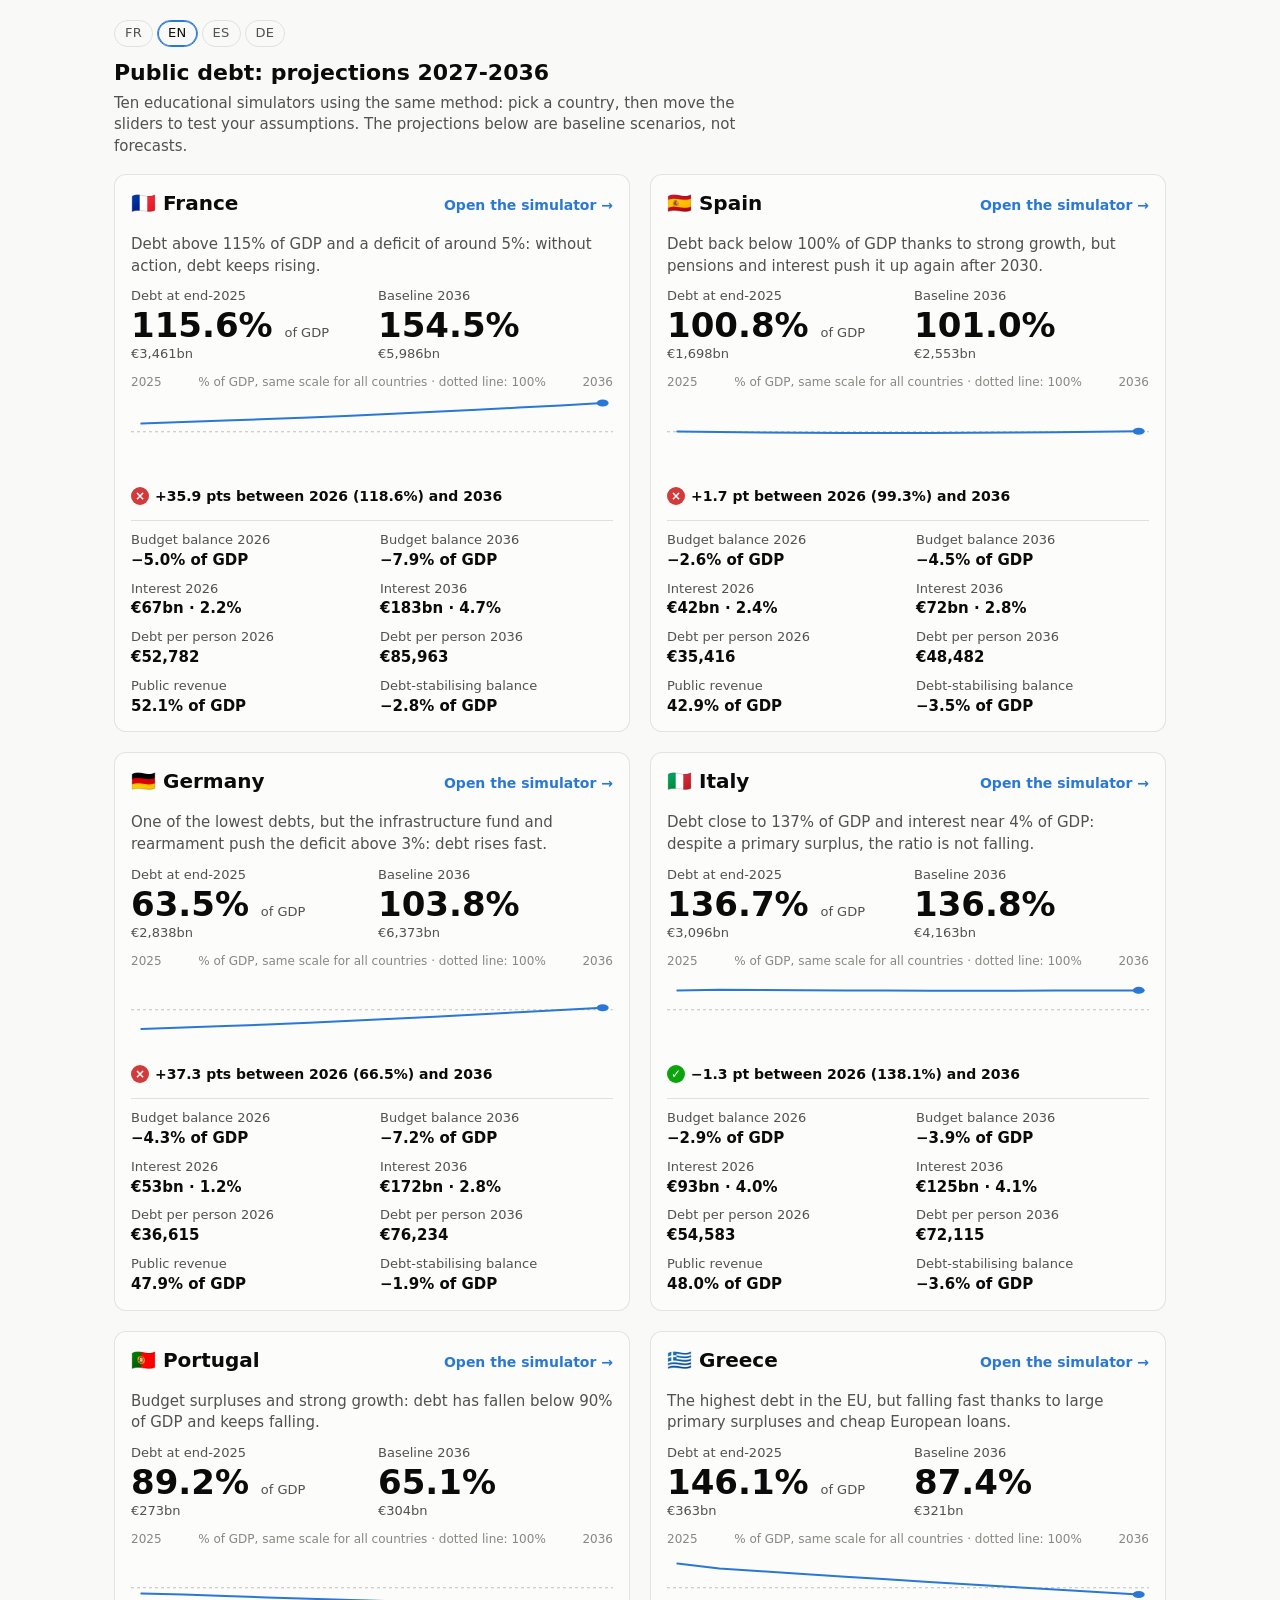
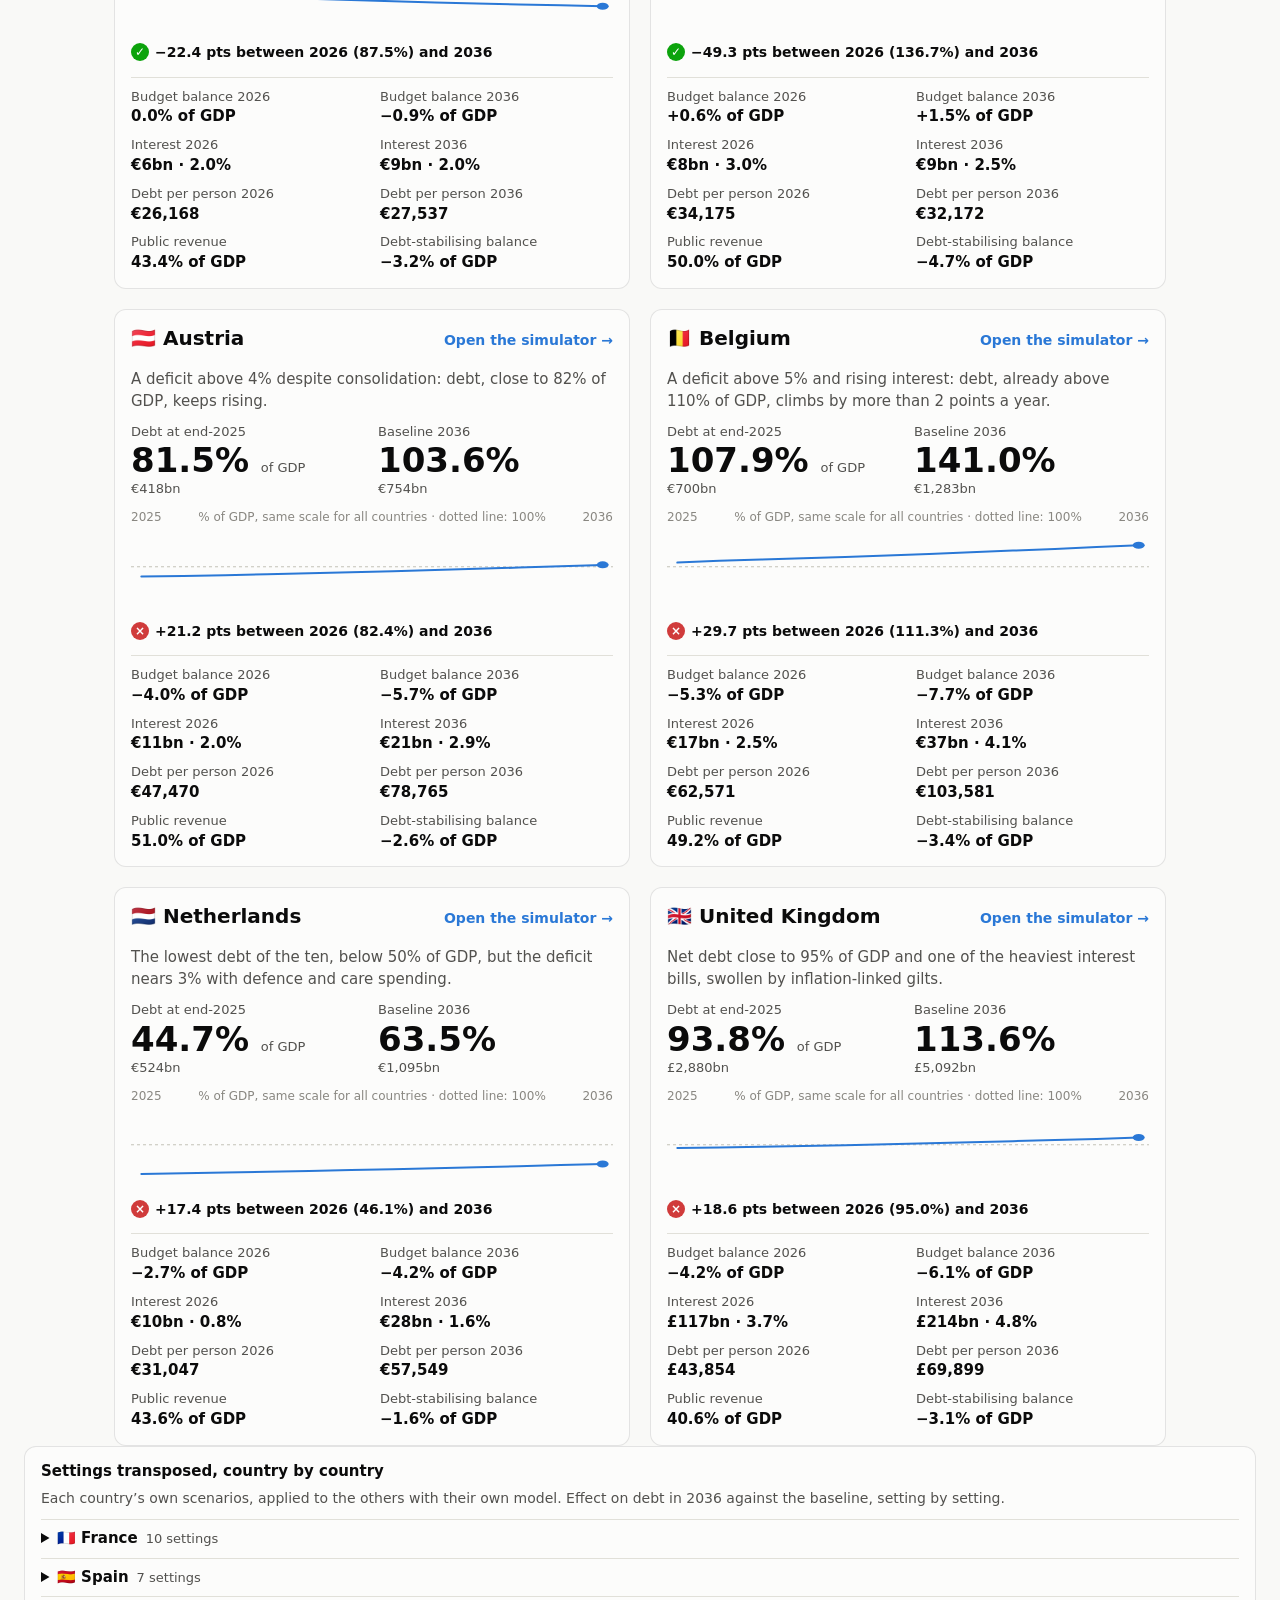
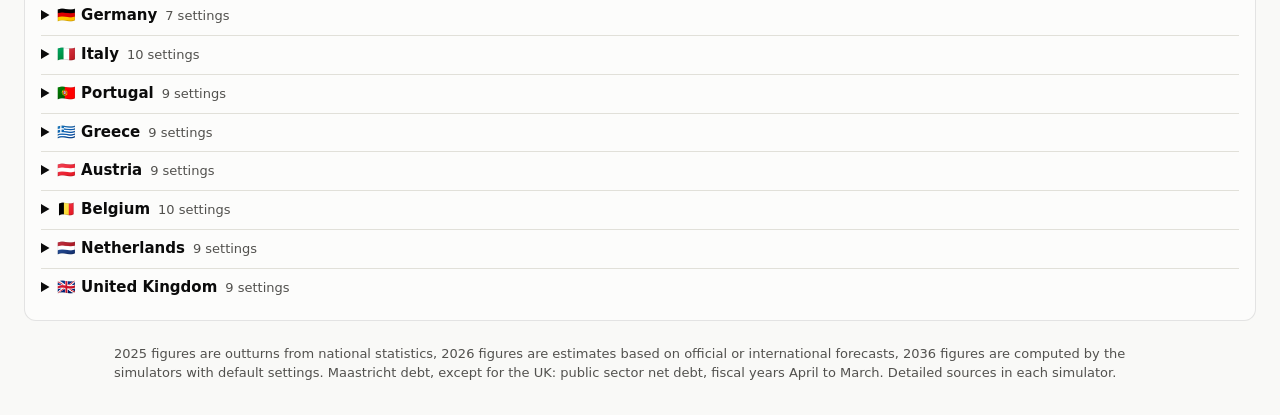
<file: index.html>
<!doctype html>
<html lang="fr">
<head>
  <meta charset="utf-8">
  <meta name="viewport" content="width=device-width, initial-scale=1">
  <title>Dette publique en Europe : dix pays</title>
  <script>
    // Anciens liens de partage du simulateur français (réglages après « # ») : redirection.
    if (location.hash.length > 1) location.replace('fr/' + location.search + location.hash);
  </script>
  <link rel="stylesheet" href="style.css?v=15">
</head>
<body>
  <header class="entete accueil-entete">
    <div>
      <div class="barre-nav">
        <nav class="langues" id="langues" aria-label="Langue"></nav>
      </div>
      <h1 data-t="accueil.h1">Dette publique : projections 2027-2036</h1>
      <p class="chapo" data-t="accueil.chapo"></p>
    </div>
  </header>

  <main class="accueil" id="pays" aria-live="polite"></main>

  <section class="transpositions" id="transpositions"></section>

  <p class="note accueil-note" data-t="accueil.note"></p>

  <script src="i18n.js?v=7"></script>
  <script src="fr/model.js?v=11"></script>
  <script src="es/model.js?v=5"></script>
  <script src="de/model.js?v=3"></script>
  <script src="uk/model.js?v=2"></script>
  <script src="modele.js?v=2"></script>
  <script src="it/model.js?v=2"></script>
  <script src="pt/model.js?v=2"></script>
  <script src="gr/model.js?v=2"></script>
  <script src="at/model.js?v=2"></script>
  <script src="be/model.js?v=1"></script>
  <script src="nl/model.js?v=1"></script>
  <script src="transpositions.js?v=1"></script>
  <script src="accueil.js?v=11"></script>
</body>
</html>
</file>
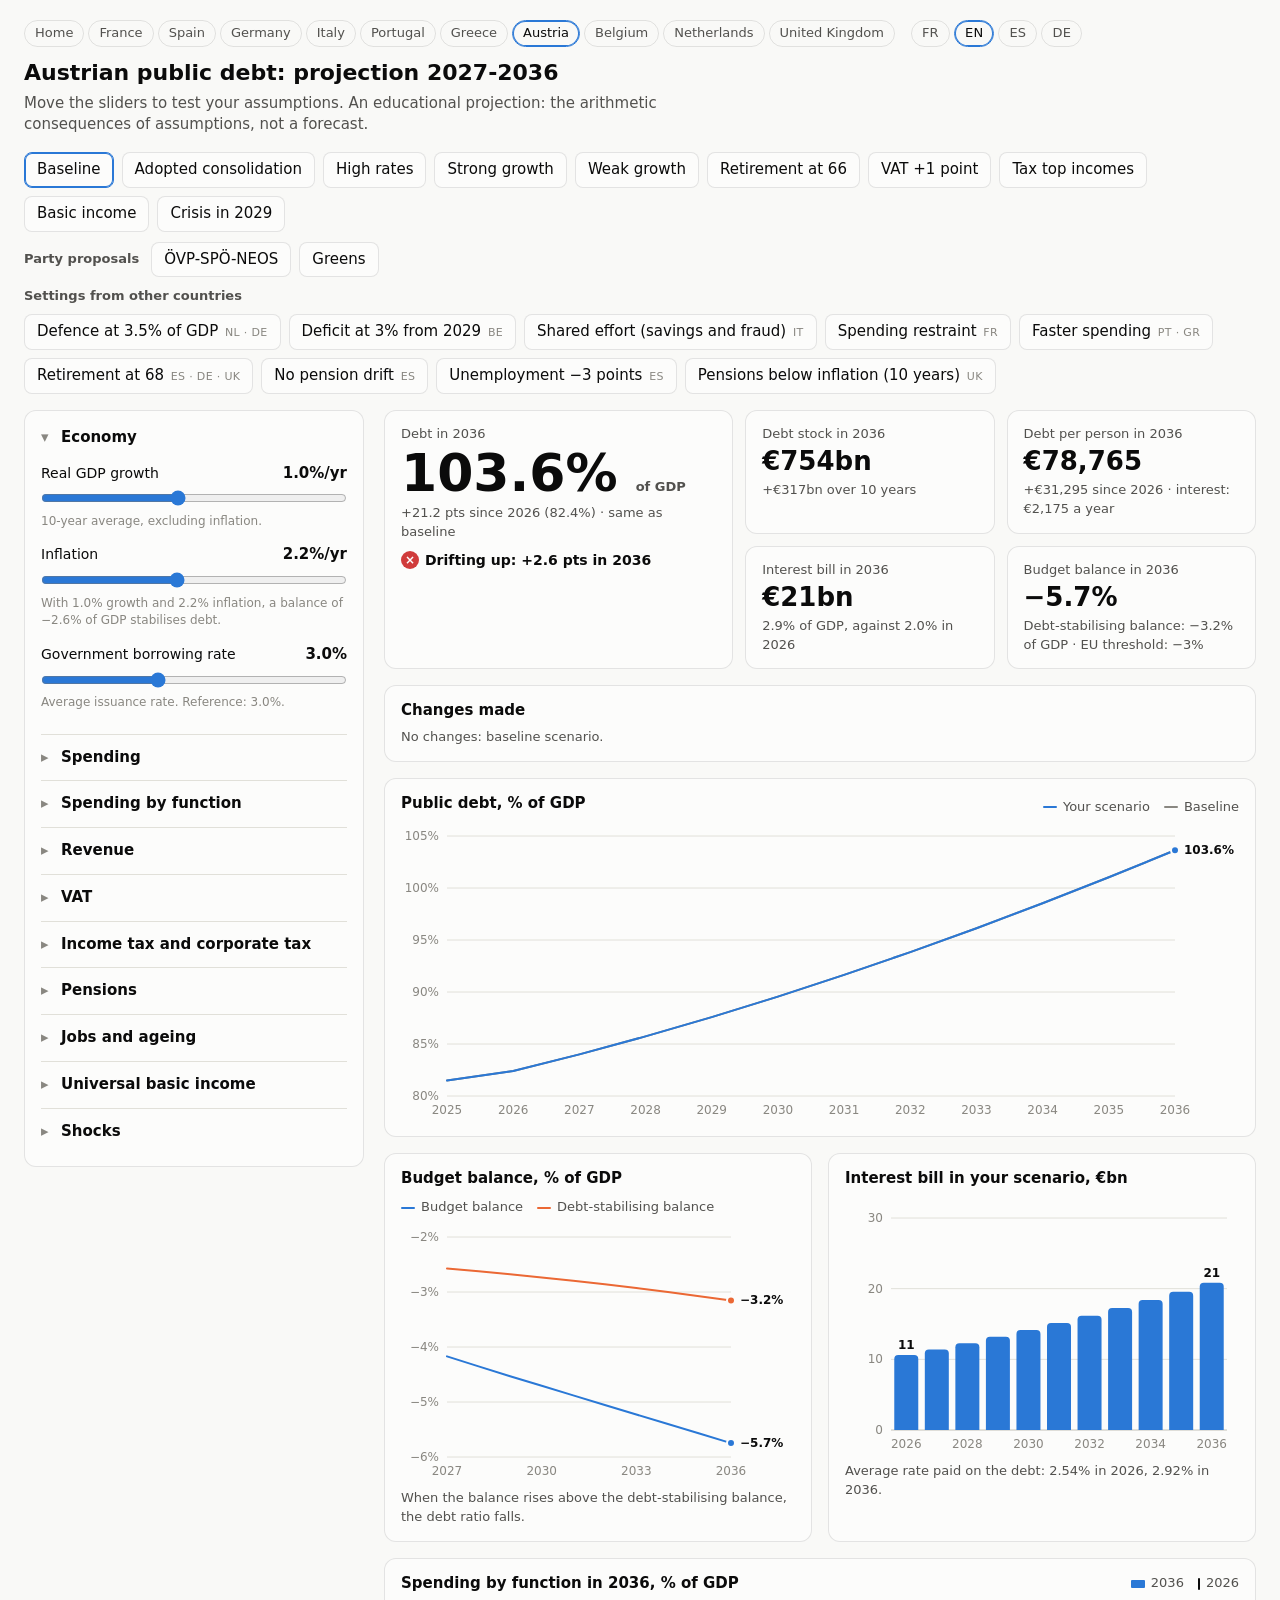
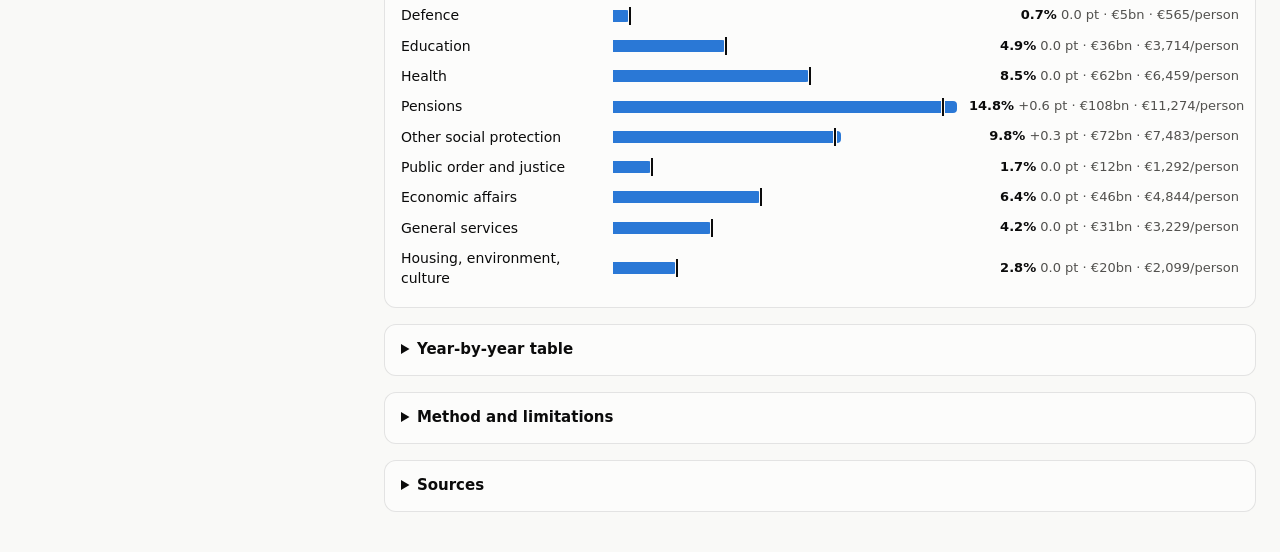
<file: at/index.html>
<!doctype html>
<html lang="fr">
<head>
  <meta charset="utf-8">
  <meta name="viewport" content="width=device-width, initial-scale=1">
  <title>Dette publique autrichienne : projection 2027-2036</title>
  <link rel="stylesheet" href="../style.css?v=15">
</head>
<body>
  <header class="entete">
    <div>
      <div class="barre-nav">
        <nav class="pays" data-t-aria="nav.pays" aria-label="Pays">
          <a data-lien="../" data-t="nav.accueil" href="../">Accueil</a>
          <a data-lien="../fr/" data-t="pays.fr" href="../fr/">France</a>
          <a data-lien="../es/" data-t="pays.es" href="../es/">Espagne</a>
          <a data-lien="../de/" data-t="pays.de" href="../de/">Allemagne</a>
          <a data-lien="../it/" data-t="pays.it" href="../it/">Italie</a>
          <a data-lien="../pt/" data-t="pays.pt" href="../pt/">Portugal</a>
          <a data-lien="../gr/" data-t="pays.gr" href="../gr/">Grèce</a>
          <a data-lien="../at/" data-t="pays.at" href="../at/" aria-current="page">Autriche</a>
          <a data-lien="../be/" data-t="pays.be" href="../be/">Belgique</a>
          <a data-lien="../nl/" data-t="pays.nl" href="../nl/">Pays-Bas</a>
          <a data-lien="../uk/" data-t="pays.uk" href="../uk/">Royaume-Uni</a>
        </nav>
        <nav class="langues" id="langues" aria-label="Langue"></nav>
      </div>
      <h1 id="titre">Dette publique autrichienne : projection 2027-2036</h1>
      <p class="chapo" data-t="chapo"></p>
    </div>
    <div class="choix">
      <div class="prereglages" id="prereglages" role="group" data-t-aria="aria.prereglages"></div>
      <div class="partis" id="partis" hidden>
        <span class="libelle-partis" id="libelle-partis"></span>
        <div class="prereglages" id="boutons-partis" role="group"></div>
      </div>
    </div>
  </header>

  <main class="page">
    <aside class="curseurs" id="curseurs" data-t-aria="aria.hypotheses"></aside>

    <div class="resultats">
      <section class="tuiles" id="tuiles" aria-live="polite"></section>

      <section class="carte fiche-parti" id="fiche-parti" hidden></section>

      <section class="carte">
        <header>
          <h2 data-t="h2.ratio"></h2>
          <div class="legende" id="legende-ratio"></div>
        </header>
        <div class="graphique" id="g-ratio"></div>
      </section>

      <div class="duo">
        <section class="carte">
          <header>
            <h2 data-t="h2.solde"></h2>
            <div class="legende" id="legende-solde"></div>
          </header>
          <div class="graphique" id="g-solde"></div>
          <p class="note" data-t="noteSolde"></p>
        </section>
        <section class="carte">
          <header><h2 data-t="h2.interets"></h2></header>
          <div class="graphique" id="g-interets"></div>
          <p class="note" id="note-interets"></p>
        </section>
      </div>

      <section class="carte">
        <header>
          <h2 id="h2-postes"></h2>
          <div class="legende" id="legende-postes"></div>
        </header>
        <div id="postes"></div>
      </section>

      <section class="carte">
        <details id="details-tableau">
          <summary data-t="details.tableau"></summary>
          <div class="tableau-defilant"><table id="tableau"></table></div>
        </details>
      </section>

      <section class="carte">
        <details>
          <summary data-t="details.methode"></summary>
          <div class="texte" id="methode"></div>
        </details>
      </section>

      <section class="carte">
        <details>
          <summary data-t="details.sources"></summary>
          <ul class="sources" id="sources"></ul>
        </details>
      </section>
    </div>
  </main>

  <div class="infobulle" id="infobulle" hidden></div>

  <script src="../i18n.js?v=7"></script>
  <script src="../modele.js?v=2"></script>
  <script src="model.js?v=2"></script>
  <script src="sources.js?v=2"></script>
  <script src="../textes-communs.js?v=2"></script>
  <script src="partis.js?v=1"></script>
  <script src="textes.js?v=3"></script>
  <script src="../charts.js?v=10"></script>
  <script src="../transpositions.js?v=1"></script>
  <script src="../simulateur.js?v=7"></script>
</body>
</html>
</file>
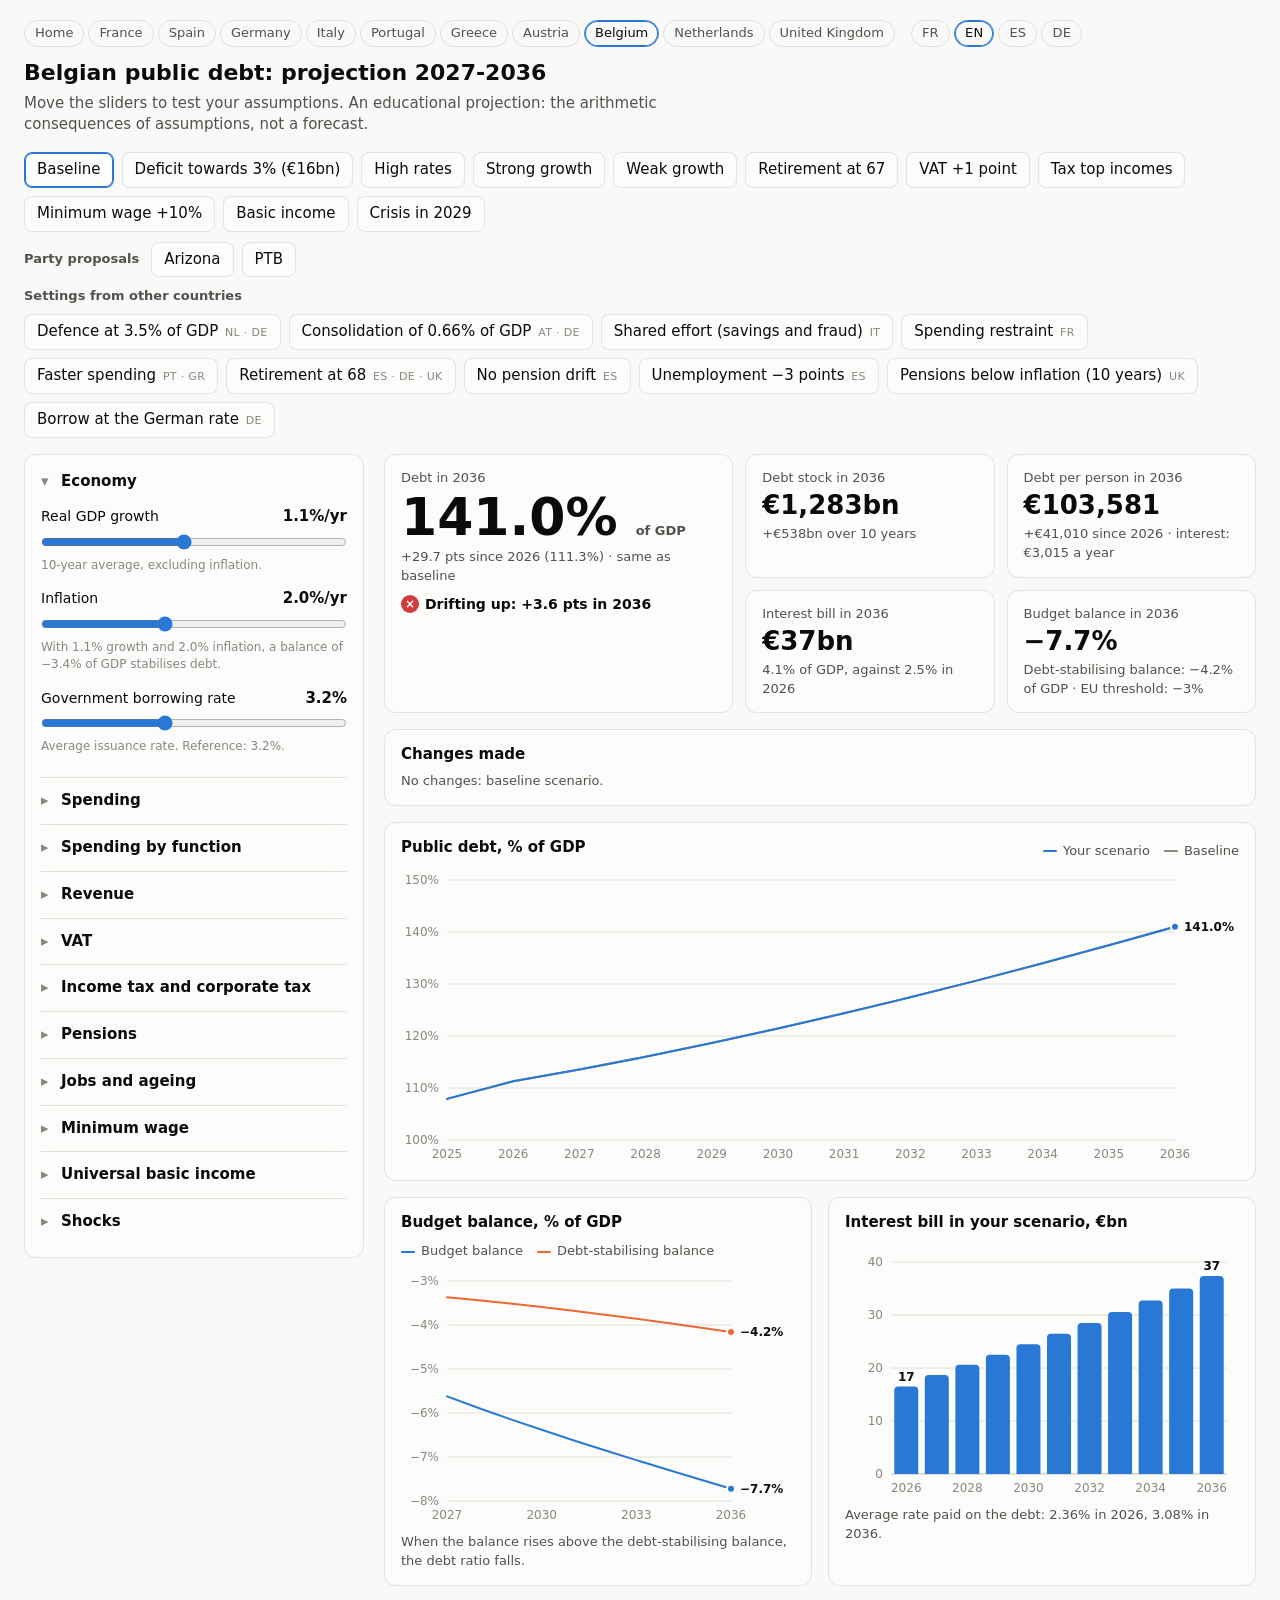
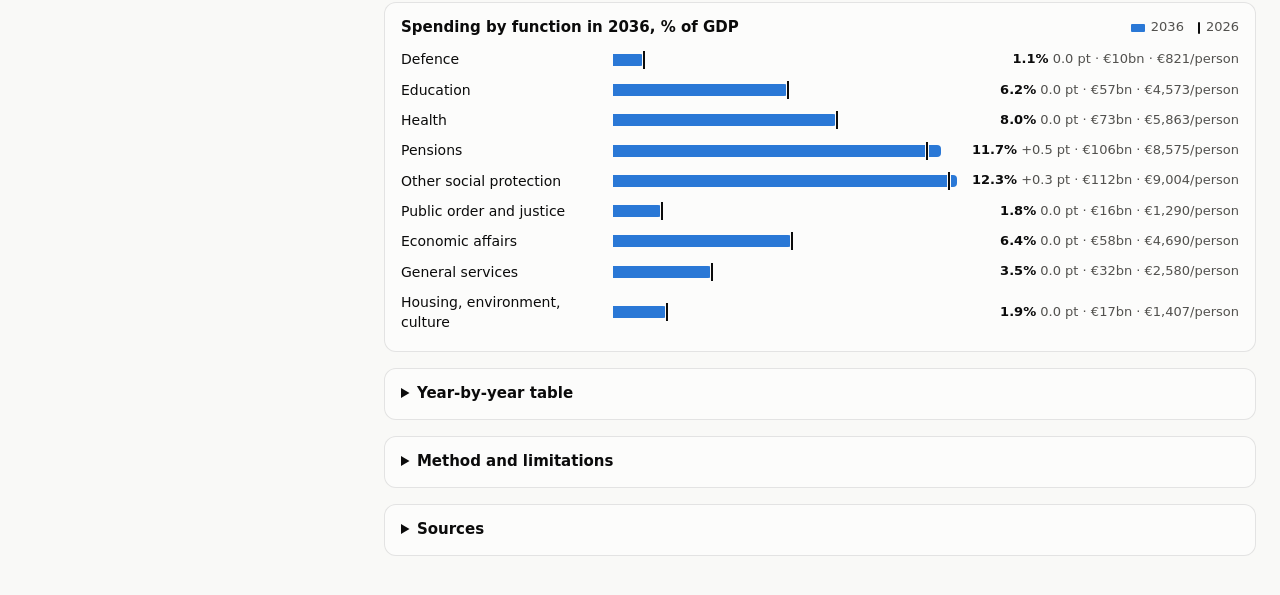
<file: be/index.html>
<!doctype html>
<html lang="fr">
<head>
  <meta charset="utf-8">
  <meta name="viewport" content="width=device-width, initial-scale=1">
  <title>Dette publique belge : projection 2027-2036</title>
  <link rel="stylesheet" href="../style.css?v=15">
</head>
<body>
  <header class="entete">
    <div>
      <div class="barre-nav">
        <nav class="pays" data-t-aria="nav.pays" aria-label="Pays">
          <a data-lien="../" data-t="nav.accueil" href="../">Accueil</a>
          <a data-lien="../fr/" data-t="pays.fr" href="../fr/">France</a>
          <a data-lien="../es/" data-t="pays.es" href="../es/">Espagne</a>
          <a data-lien="../de/" data-t="pays.de" href="../de/">Allemagne</a>
          <a data-lien="../it/" data-t="pays.it" href="../it/">Italie</a>
          <a data-lien="../pt/" data-t="pays.pt" href="../pt/">Portugal</a>
          <a data-lien="../gr/" data-t="pays.gr" href="../gr/">Grèce</a>
          <a data-lien="../at/" data-t="pays.at" href="../at/">Autriche</a>
          <a data-lien="../be/" data-t="pays.be" href="../be/" aria-current="page">Belgique</a>
          <a data-lien="../nl/" data-t="pays.nl" href="../nl/">Pays-Bas</a>
          <a data-lien="../uk/" data-t="pays.uk" href="../uk/">Royaume-Uni</a>
        </nav>
        <nav class="langues" id="langues" aria-label="Langue"></nav>
      </div>
      <h1 id="titre">Dette publique belge : projection 2027-2036</h1>
      <p class="chapo" data-t="chapo"></p>
    </div>
    <div class="choix">
      <div class="prereglages" id="prereglages" role="group" data-t-aria="aria.prereglages"></div>
      <div class="partis" id="partis" hidden>
        <span class="libelle-partis" id="libelle-partis"></span>
        <div class="prereglages" id="boutons-partis" role="group"></div>
      </div>
    </div>
  </header>

  <main class="page">
    <aside class="curseurs" id="curseurs" data-t-aria="aria.hypotheses"></aside>

    <div class="resultats">
      <section class="tuiles" id="tuiles" aria-live="polite"></section>

      <section class="carte fiche-parti" id="fiche-parti" hidden></section>

      <section class="carte">
        <header>
          <h2 data-t="h2.ratio"></h2>
          <div class="legende" id="legende-ratio"></div>
        </header>
        <div class="graphique" id="g-ratio"></div>
      </section>

      <div class="duo">
        <section class="carte">
          <header>
            <h2 data-t="h2.solde"></h2>
            <div class="legende" id="legende-solde"></div>
          </header>
          <div class="graphique" id="g-solde"></div>
          <p class="note" data-t="noteSolde"></p>
        </section>
        <section class="carte">
          <header><h2 data-t="h2.interets"></h2></header>
          <div class="graphique" id="g-interets"></div>
          <p class="note" id="note-interets"></p>
        </section>
      </div>

      <section class="carte">
        <header>
          <h2 id="h2-postes"></h2>
          <div class="legende" id="legende-postes"></div>
        </header>
        <div id="postes"></div>
      </section>

      <section class="carte">
        <details id="details-tableau">
          <summary data-t="details.tableau"></summary>
          <div class="tableau-defilant"><table id="tableau"></table></div>
        </details>
      </section>

      <section class="carte">
        <details>
          <summary data-t="details.methode"></summary>
          <div class="texte" id="methode"></div>
        </details>
      </section>

      <section class="carte">
        <details>
          <summary data-t="details.sources"></summary>
          <ul class="sources" id="sources"></ul>
        </details>
      </section>
    </div>
  </main>

  <div class="infobulle" id="infobulle" hidden></div>

  <script src="../i18n.js?v=7"></script>
  <script src="../modele.js?v=2"></script>
  <script src="model.js?v=1"></script>
  <script src="sources.js?v=1"></script>
  <script src="../textes-communs.js?v=2"></script>
  <script src="partis.js?v=1"></script>
  <script src="textes.js?v=2"></script>
  <script src="../charts.js?v=10"></script>
  <script src="../transpositions.js?v=1"></script>
  <script src="../simulateur.js?v=7"></script>
</body>
</html>
</file>
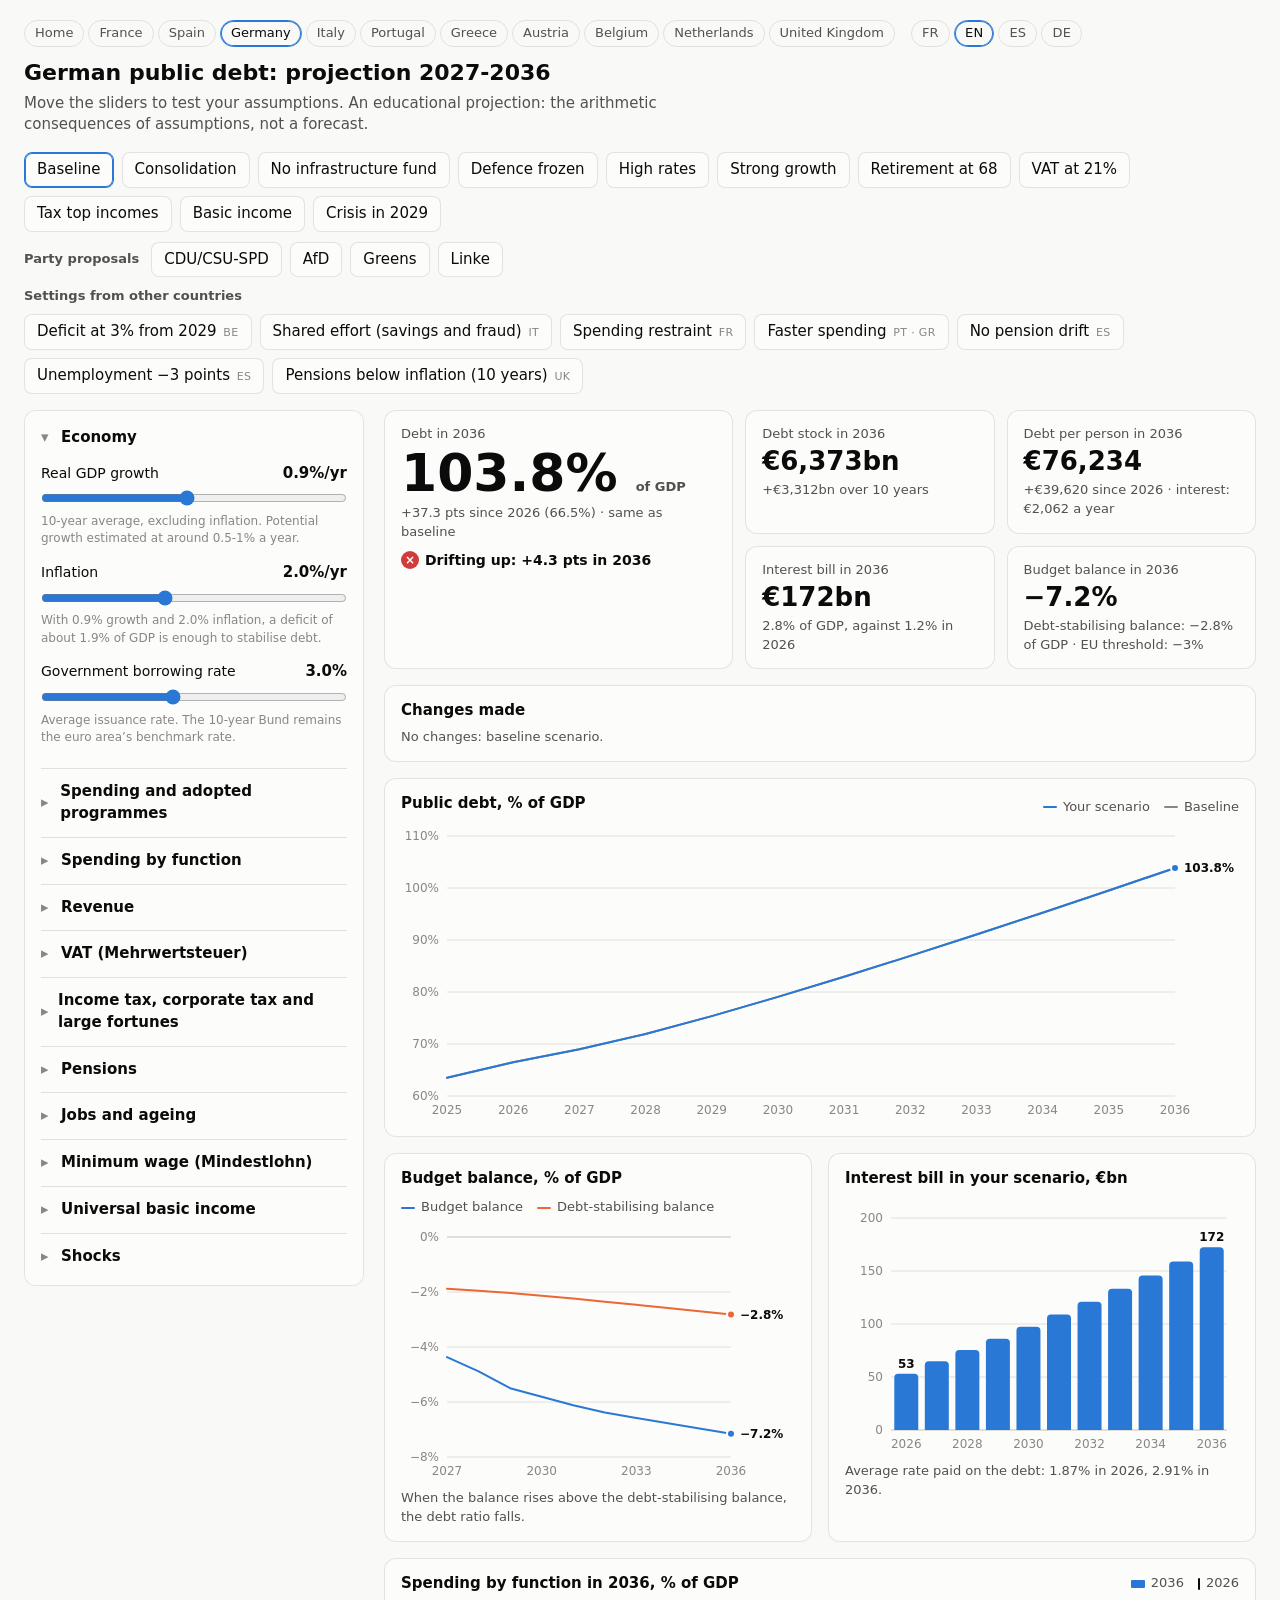
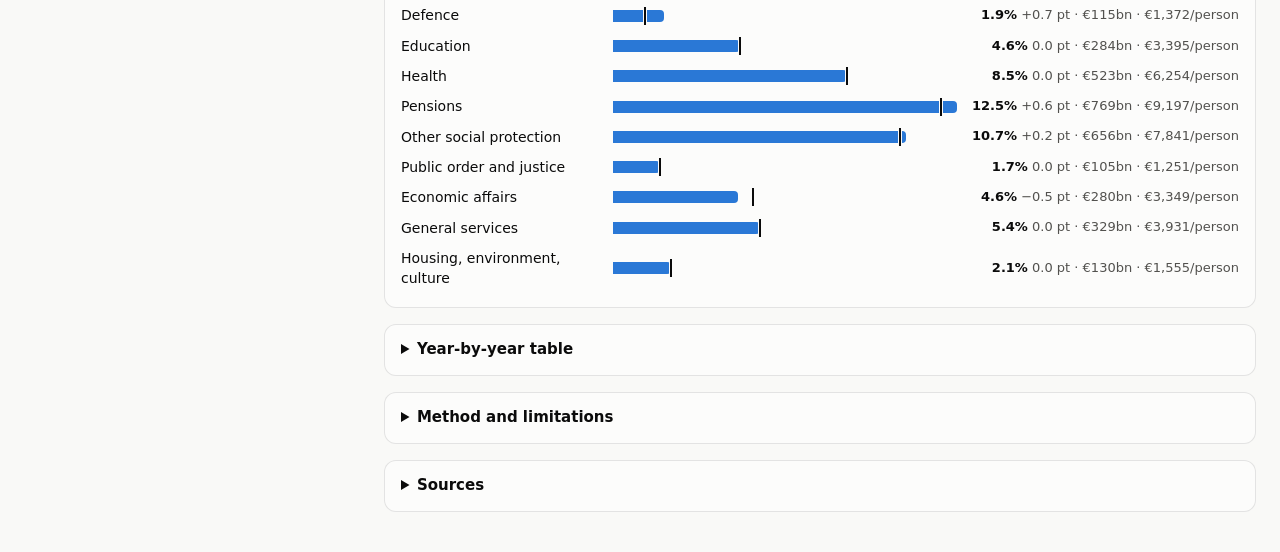
<file: de/index.html>
<!doctype html>
<html lang="fr">
<head>
  <meta charset="utf-8">
  <meta name="viewport" content="width=device-width, initial-scale=1">
  <title>Dette publique allemande : projection 2027-2036</title>
  <link rel="stylesheet" href="../style.css?v=15">
</head>
<body>
  <header class="entete">
    <div>
      <div class="barre-nav">
        <nav class="pays" data-t-aria="nav.pays" aria-label="Pays">
          <a data-lien="../" data-t="nav.accueil" href="../">Accueil</a>
          <a data-lien="../fr/" data-t="pays.fr" href="../fr/">France</a>
          <a data-lien="../es/" data-t="pays.es" href="../es/">Espagne</a>
          <a data-lien="../de/" data-t="pays.de" href="../de/" aria-current="page">Allemagne</a>
          <a data-lien="../it/" data-t="pays.it" href="../it/">Italie</a>
          <a data-lien="../pt/" data-t="pays.pt" href="../pt/">Portugal</a>
          <a data-lien="../gr/" data-t="pays.gr" href="../gr/">Grèce</a>
          <a data-lien="../at/" data-t="pays.at" href="../at/">Autriche</a>
          <a data-lien="../be/" data-t="pays.be" href="../be/">Belgique</a>
          <a data-lien="../nl/" data-t="pays.nl" href="../nl/">Pays-Bas</a>
          <a data-lien="../uk/" data-t="pays.uk" href="../uk/">Royaume-Uni</a>
        </nav>
        <nav class="langues" id="langues" aria-label="Langue"></nav>
      </div>
      <h1 id="titre">Dette publique allemande : projection 2027-2036</h1>
      <p class="chapo" data-t="chapo"></p>
    </div>
    <div class="choix">
      <div class="prereglages" id="prereglages" role="group" data-t-aria="aria.prereglages"></div>
      <div class="partis" id="partis" hidden>
        <span class="libelle-partis" id="libelle-partis"></span>
        <div class="prereglages" id="boutons-partis" role="group"></div>
      </div>
    </div>
  </header>

  <main class="page">
    <aside class="curseurs" id="curseurs" data-t-aria="aria.hypotheses"></aside>

    <div class="resultats">
      <section class="tuiles" id="tuiles" aria-live="polite"></section>

      <section class="carte fiche-parti" id="fiche-parti" hidden></section>

      <section class="carte">
        <header>
          <h2 data-t="h2.ratio"></h2>
          <div class="legende" id="legende-ratio"></div>
        </header>
        <div class="graphique" id="g-ratio"></div>
      </section>

      <div class="duo">
        <section class="carte">
          <header>
            <h2 data-t="h2.solde"></h2>
            <div class="legende" id="legende-solde"></div>
          </header>
          <div class="graphique" id="g-solde"></div>
          <p class="note" data-t="noteSolde"></p>
        </section>
        <section class="carte">
          <header><h2 data-t="h2.interets"></h2></header>
          <div class="graphique" id="g-interets"></div>
          <p class="note" id="note-interets"></p>
        </section>
      </div>

      <section class="carte">
        <header>
          <h2 id="h2-postes"></h2>
          <div class="legende" id="legende-postes"></div>
        </header>
        <div id="postes"></div>
      </section>

      <section class="carte">
        <details id="details-tableau">
          <summary data-t="details.tableau"></summary>
          <div class="tableau-defilant"><table id="tableau"></table></div>
        </details>
      </section>

      <section class="carte">
        <details>
          <summary data-t="details.methode"></summary>
          <div class="texte" id="methode"></div>
        </details>
      </section>

      <section class="carte">
        <details>
          <summary data-t="details.sources"></summary>
          <ul class="sources" id="sources"></ul>
        </details>
      </section>
    </div>
  </main>

  <div class="infobulle" id="infobulle" hidden></div>

  <script src="../i18n.js?v=7"></script>
  <script src="model.js?v=3"></script>
  <script src="sources.js?v=2"></script>
  <script src="partis.js?v=1"></script>
  <script src="textes.js?v=3"></script>
  <script src="../charts.js?v=10"></script>
  <script src="../transpositions.js?v=1"></script>
  <script src="../simulateur.js?v=7"></script>
</body>
</html>
</file>
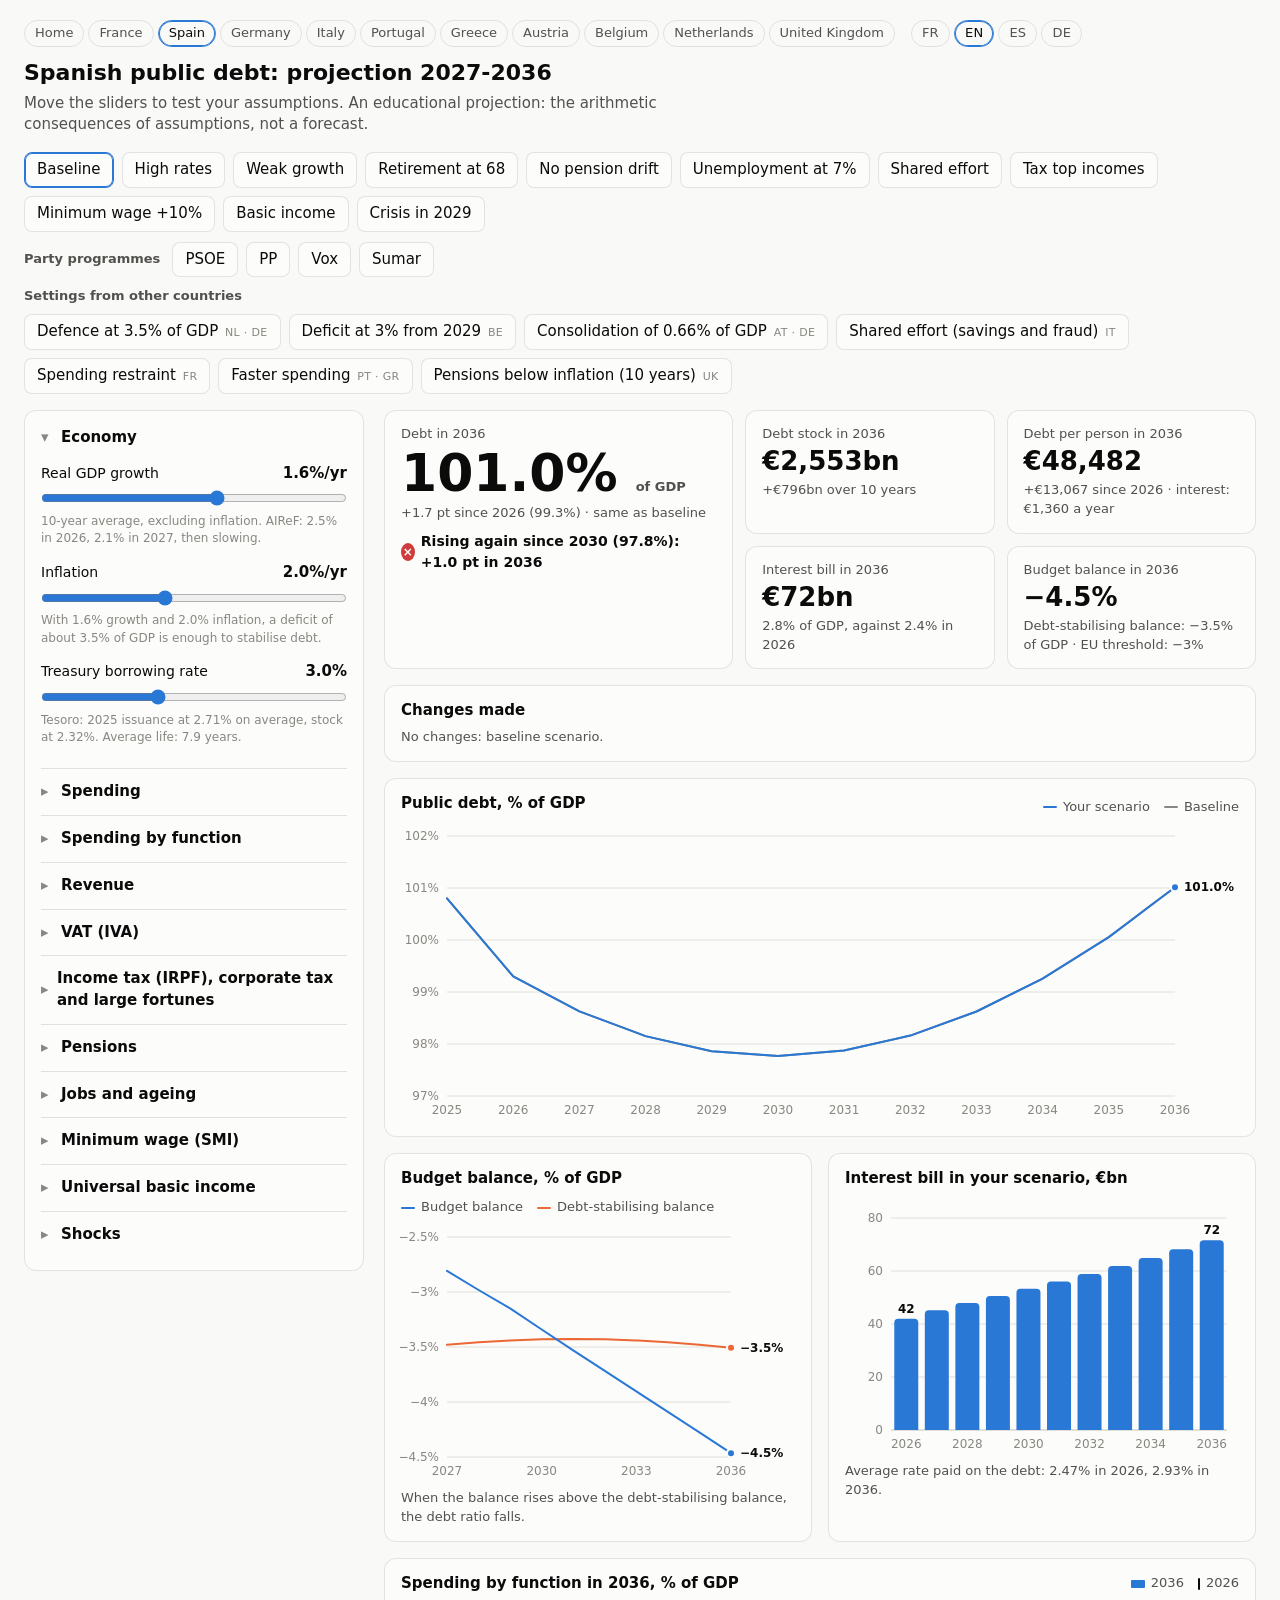
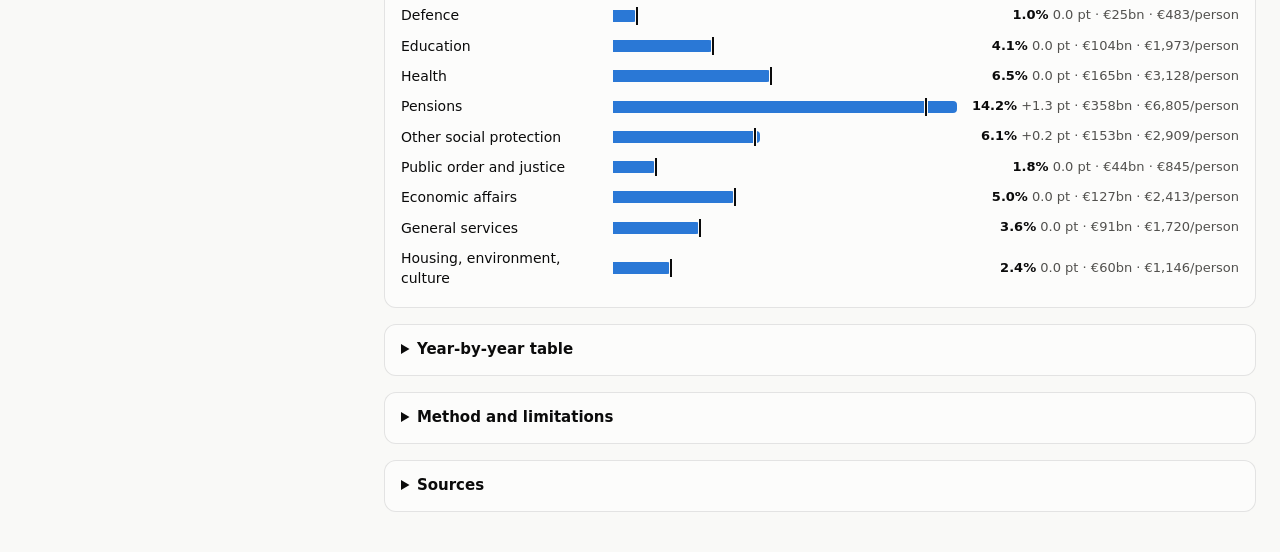
<file: es/index.html>
<!doctype html>
<html lang="fr">
<head>
  <meta charset="utf-8">
  <meta name="viewport" content="width=device-width, initial-scale=1">
  <title>Dette publique espagnole : projection 2027-2036</title>
  <link rel="stylesheet" href="../style.css?v=15">
</head>
<body>
  <header class="entete">
    <div>
      <div class="barre-nav">
        <nav class="pays" data-t-aria="nav.pays" aria-label="Pays">
          <a data-lien="../" data-t="nav.accueil" href="../">Accueil</a>
          <a data-lien="../fr/" data-t="pays.fr" href="../fr/">France</a>
          <a data-lien="../es/" data-t="pays.es" href="../es/" aria-current="page">Espagne</a>
          <a data-lien="../de/" data-t="pays.de" href="../de/">Allemagne</a>
          <a data-lien="../it/" data-t="pays.it" href="../it/">Italie</a>
          <a data-lien="../pt/" data-t="pays.pt" href="../pt/">Portugal</a>
          <a data-lien="../gr/" data-t="pays.gr" href="../gr/">Grèce</a>
          <a data-lien="../at/" data-t="pays.at" href="../at/">Autriche</a>
          <a data-lien="../be/" data-t="pays.be" href="../be/">Belgique</a>
          <a data-lien="../nl/" data-t="pays.nl" href="../nl/">Pays-Bas</a>
          <a data-lien="../uk/" data-t="pays.uk" href="../uk/">Royaume-Uni</a>
        </nav>
        <nav class="langues" id="langues" aria-label="Langue"></nav>
      </div>
      <h1 id="titre">Dette publique espagnole : projection 2027-2036</h1>
      <p class="chapo" data-t="chapo"></p>
    </div>
    <div class="choix">
      <div class="prereglages" id="prereglages" role="group" data-t-aria="aria.prereglages"></div>
      <div class="partis" id="partis" hidden>
        <span class="libelle-partis" id="libelle-partis"></span>
        <div class="prereglages" id="boutons-partis" role="group"></div>
      </div>
    </div>
  </header>

  <main class="page">
    <aside class="curseurs" id="curseurs" data-t-aria="aria.hypotheses"></aside>

    <div class="resultats">
      <section class="tuiles" id="tuiles" aria-live="polite"></section>

      <section class="carte fiche-parti" id="fiche-parti" hidden></section>

      <section class="carte">
        <header>
          <h2 data-t="h2.ratio"></h2>
          <div class="legende" id="legende-ratio"></div>
        </header>
        <div class="graphique" id="g-ratio"></div>
      </section>

      <div class="duo">
        <section class="carte">
          <header>
            <h2 data-t="h2.solde"></h2>
            <div class="legende" id="legende-solde"></div>
          </header>
          <div class="graphique" id="g-solde"></div>
          <p class="note" data-t="noteSolde"></p>
        </section>
        <section class="carte">
          <header><h2 data-t="h2.interets"></h2></header>
          <div class="graphique" id="g-interets"></div>
          <p class="note" id="note-interets"></p>
        </section>
      </div>

      <section class="carte">
        <header>
          <h2 id="h2-postes"></h2>
          <div class="legende" id="legende-postes"></div>
        </header>
        <div id="postes"></div>
      </section>

      <section class="carte">
        <details id="details-tableau">
          <summary data-t="details.tableau"></summary>
          <div class="tableau-defilant"><table id="tableau"></table></div>
        </details>
      </section>

      <section class="carte">
        <details>
          <summary data-t="details.methode"></summary>
          <div class="texte" id="methode"></div>
        </details>
      </section>

      <section class="carte">
        <details>
          <summary data-t="details.sources"></summary>
          <ul class="sources" id="sources"></ul>
        </details>
      </section>
    </div>
  </main>

  <div class="infobulle" id="infobulle" hidden></div>

  <script src="../i18n.js?v=7"></script>
  <script src="model.js?v=5"></script>
  <script src="sources.js?v=11"></script>
  <script src="partis.js?v=1"></script>
  <script src="textes.js?v=3"></script>
  <script src="../charts.js?v=10"></script>
  <script src="../transpositions.js?v=1"></script>
  <script src="../simulateur.js?v=7"></script>
</body>
</html>
</file>
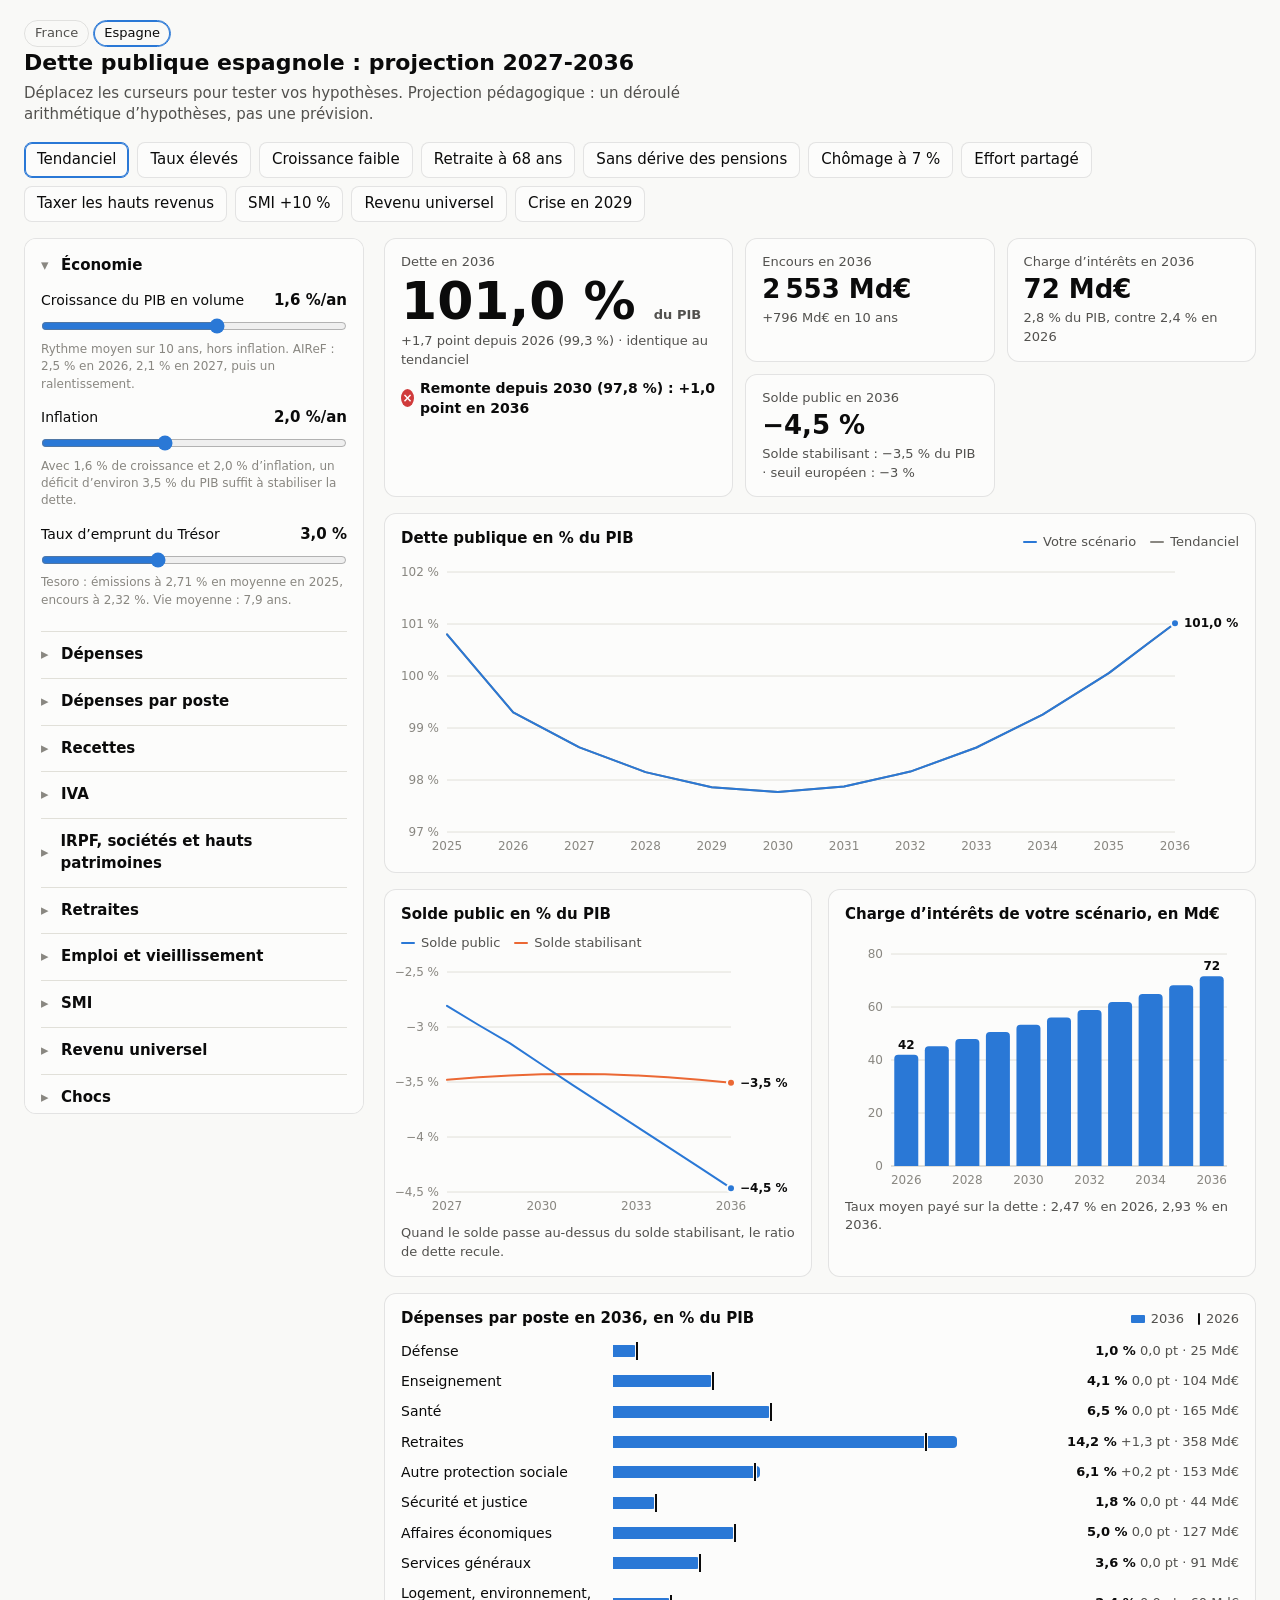
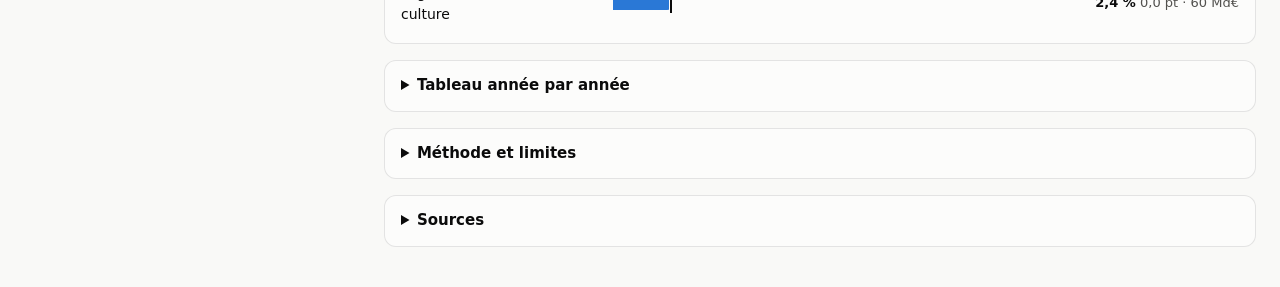
<file: espagne/index.html>
<!doctype html>
<html lang="fr">
<head>
  <meta charset="utf-8">
  <meta name="viewport" content="width=device-width, initial-scale=1">
  <title>Dette espagnole : projection à 10 ans</title>
  <link rel="stylesheet" href="../style.css?v=8">
</head>
<body>
  <header class="entete">
    <div>
      <nav class="pays" aria-label="Pays"><a href="../">France</a><a href="./" aria-current="page">Espagne</a></nav>
      <h1>Dette publique espagnole : projection 2027-2036</h1>
      <p class="chapo">Déplacez les curseurs pour tester vos hypothèses. Projection pédagogique : un déroulé arithmétique d’hypothèses, pas une prévision.</p>
    </div>
    <div class="prereglages" id="prereglages" role="group" aria-label="Scénarios préréglés"></div>
  </header>

  <main class="page">
    <aside class="curseurs" id="curseurs" aria-label="Hypothèses"></aside>

    <div class="resultats">
      <section class="tuiles" id="tuiles" aria-live="polite"></section>

      <section class="carte">
        <header>
          <h2>Dette publique en % du PIB</h2>
          <div class="legende" id="legende-ratio"></div>
        </header>
        <div class="graphique" id="g-ratio"></div>
      </section>

      <div class="duo">
        <section class="carte">
          <header>
            <h2>Solde public en % du PIB</h2>
            <div class="legende" id="legende-solde"></div>
          </header>
          <div class="graphique" id="g-solde"></div>
          <p class="note">Quand le solde passe au-dessus du solde stabilisant, le ratio de dette recule.</p>
        </section>
        <section class="carte">
          <header><h2>Charge d’intérêts de votre scénario, en Md€</h2></header>
          <div class="graphique" id="g-interets"></div>
          <p class="note" id="note-interets"></p>
        </section>
      </div>

      <section class="carte">
        <header>
          <h2>Dépenses par poste en 2036, en % du PIB</h2>
          <div class="legende"><span><i style="background:var(--serie-1);height:8px"></i>2036</span><span><i style="background:var(--encre);width:2px;height:12px"></i>2026</span></div>
        </header>
        <div id="postes"></div>
      </section>

      <section class="carte">
        <details id="details-tableau">
          <summary>Tableau année par année</summary>
          <div class="tableau-defilant"><table id="tableau"></table></div>
        </details>
      </section>

      <section class="carte">
        <details>
          <summary>Méthode et limites</summary>
          <div class="texte" id="methode"></div>
        </details>
      </section>

      <section class="carte">
        <details>
          <summary>Sources</summary>
          <ul class="sources" id="sources"></ul>
        </details>
      </section>
    </div>
  </main>

  <div class="infobulle" id="infobulle" hidden></div>

  <script src="model.js?v=1"></script>
  <script src="sources.js?v=1"></script>
  <script src="../charts.js?v=8"></script>
  <script src="app.js?v=1"></script>
</body>
</html>
</file>
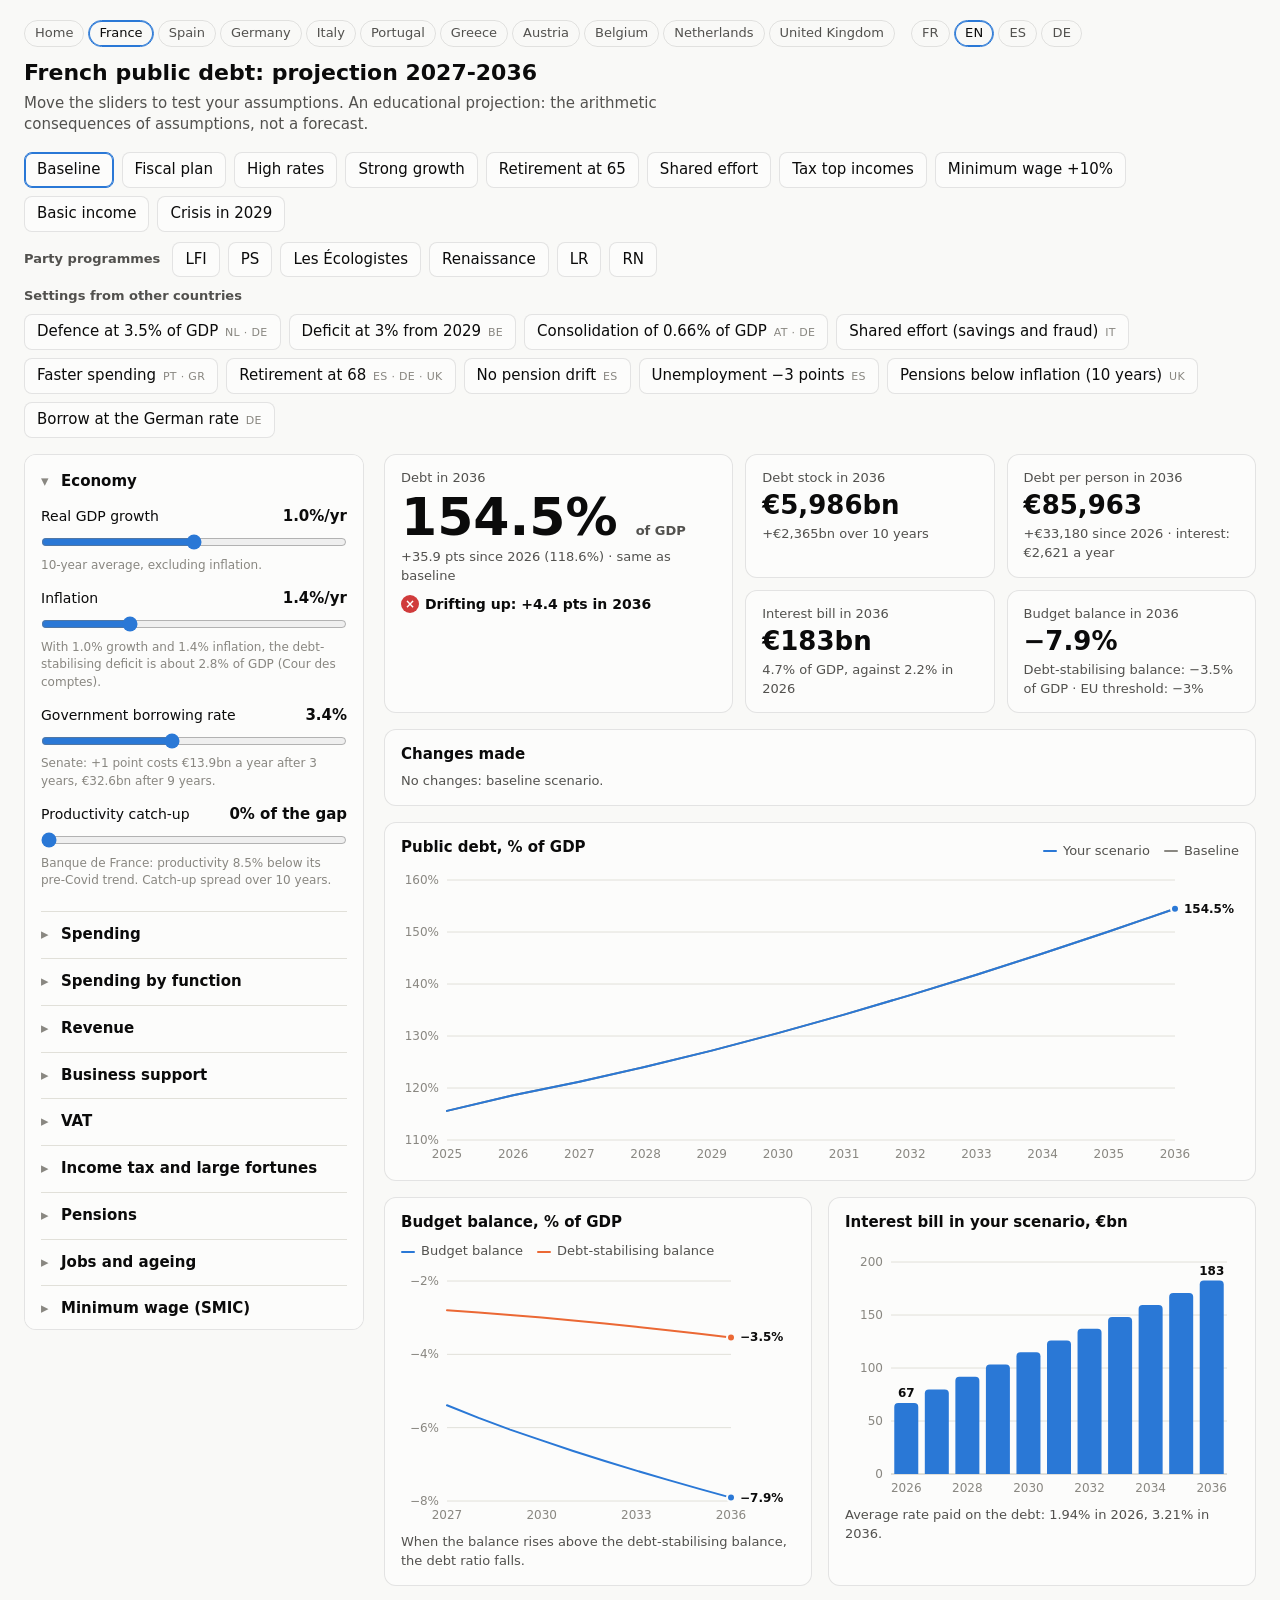
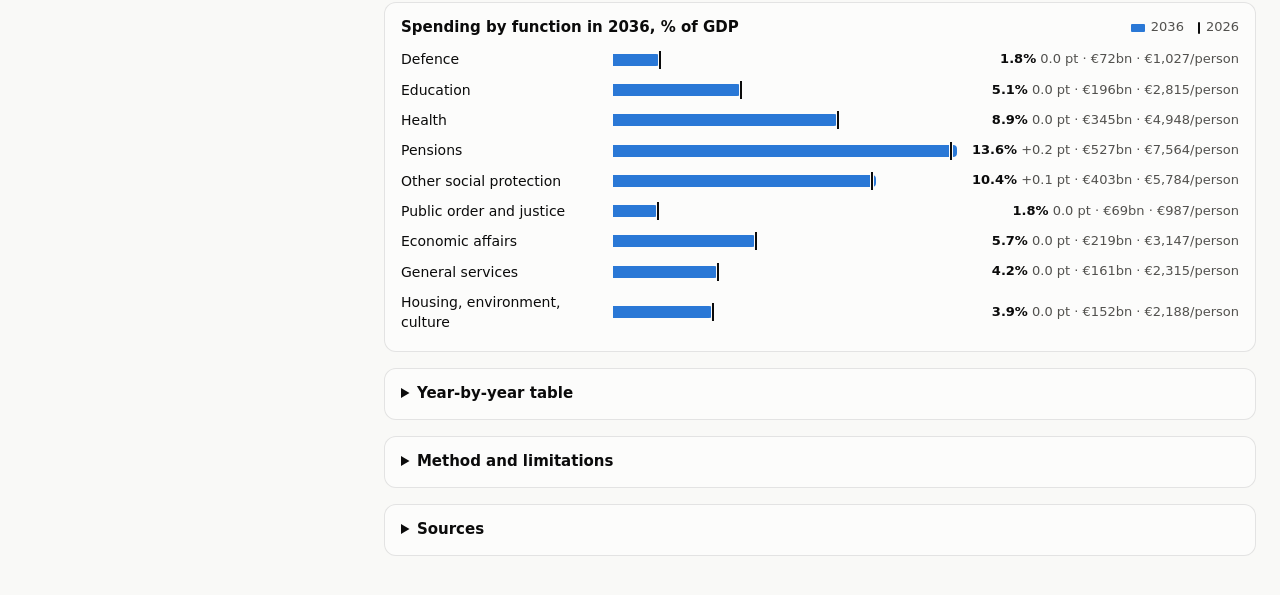
<file: fr/index.html>
<!doctype html>
<html lang="fr">
<head>
  <meta charset="utf-8">
  <meta name="viewport" content="width=device-width, initial-scale=1">
  <title>Dette publique française : projection 2027-2036</title>
  <link rel="stylesheet" href="../style.css?v=15">
</head>
<body>
  <header class="entete">
    <div>
      <div class="barre-nav">
        <nav class="pays" data-t-aria="nav.pays" aria-label="Pays">
          <a data-lien="../" data-t="nav.accueil" href="../">Accueil</a>
          <a data-lien="../fr/" data-t="pays.fr" href="../fr/" aria-current="page">France</a>
          <a data-lien="../es/" data-t="pays.es" href="../es/">Espagne</a>
          <a data-lien="../de/" data-t="pays.de" href="../de/">Allemagne</a>
          <a data-lien="../it/" data-t="pays.it" href="../it/">Italie</a>
          <a data-lien="../pt/" data-t="pays.pt" href="../pt/">Portugal</a>
          <a data-lien="../gr/" data-t="pays.gr" href="../gr/">Grèce</a>
          <a data-lien="../at/" data-t="pays.at" href="../at/">Autriche</a>
          <a data-lien="../be/" data-t="pays.be" href="../be/">Belgique</a>
          <a data-lien="../nl/" data-t="pays.nl" href="../nl/">Pays-Bas</a>
          <a data-lien="../uk/" data-t="pays.uk" href="../uk/">Royaume-Uni</a>
        </nav>
        <nav class="langues" id="langues" aria-label="Langue"></nav>
      </div>
      <h1 id="titre">Dette publique française : projection 2027-2036</h1>
      <p class="chapo" data-t="chapo"></p>
    </div>
    <div class="choix">
      <div class="prereglages" id="prereglages" role="group" data-t-aria="aria.prereglages"></div>
      <div class="partis" id="partis" hidden>
        <span class="libelle-partis" id="libelle-partis"></span>
        <div class="prereglages" id="boutons-partis" role="group"></div>
      </div>
    </div>
  </header>

  <main class="page">
    <aside class="curseurs" id="curseurs" data-t-aria="aria.hypotheses"></aside>

    <div class="resultats">
      <section class="tuiles" id="tuiles" aria-live="polite"></section>

      <section class="carte fiche-parti" id="fiche-parti" hidden></section>

      <section class="carte">
        <header>
          <h2 data-t="h2.ratio"></h2>
          <div class="legende" id="legende-ratio"></div>
        </header>
        <div class="graphique" id="g-ratio"></div>
      </section>

      <div class="duo">
        <section class="carte">
          <header>
            <h2 data-t="h2.solde"></h2>
            <div class="legende" id="legende-solde"></div>
          </header>
          <div class="graphique" id="g-solde"></div>
          <p class="note" data-t="noteSolde"></p>
        </section>
        <section class="carte">
          <header><h2 data-t="h2.interets"></h2></header>
          <div class="graphique" id="g-interets"></div>
          <p class="note" id="note-interets"></p>
        </section>
      </div>

      <section class="carte">
        <header>
          <h2 id="h2-postes"></h2>
          <div class="legende" id="legende-postes"></div>
        </header>
        <div id="postes"></div>
      </section>

      <section class="carte">
        <details id="details-tableau">
          <summary data-t="details.tableau"></summary>
          <div class="tableau-defilant"><table id="tableau"></table></div>
        </details>
      </section>

      <section class="carte">
        <details>
          <summary data-t="details.methode"></summary>
          <div class="texte" id="methode"></div>
        </details>
      </section>

      <section class="carte">
        <details>
          <summary data-t="details.sources"></summary>
          <ul class="sources" id="sources"></ul>
        </details>
      </section>
    </div>
  </main>

  <div class="infobulle" id="infobulle" hidden></div>

  <script src="../i18n.js?v=7"></script>
  <script src="model.js?v=11"></script>
  <script src="sources.js?v=11"></script>
  <script src="partis.js?v=1"></script>
  <script src="textes.js?v=3"></script>
  <script src="../charts.js?v=10"></script>
  <script src="../transpositions.js?v=1"></script>
  <script src="../simulateur.js?v=7"></script>
</body>
</html>
</file>
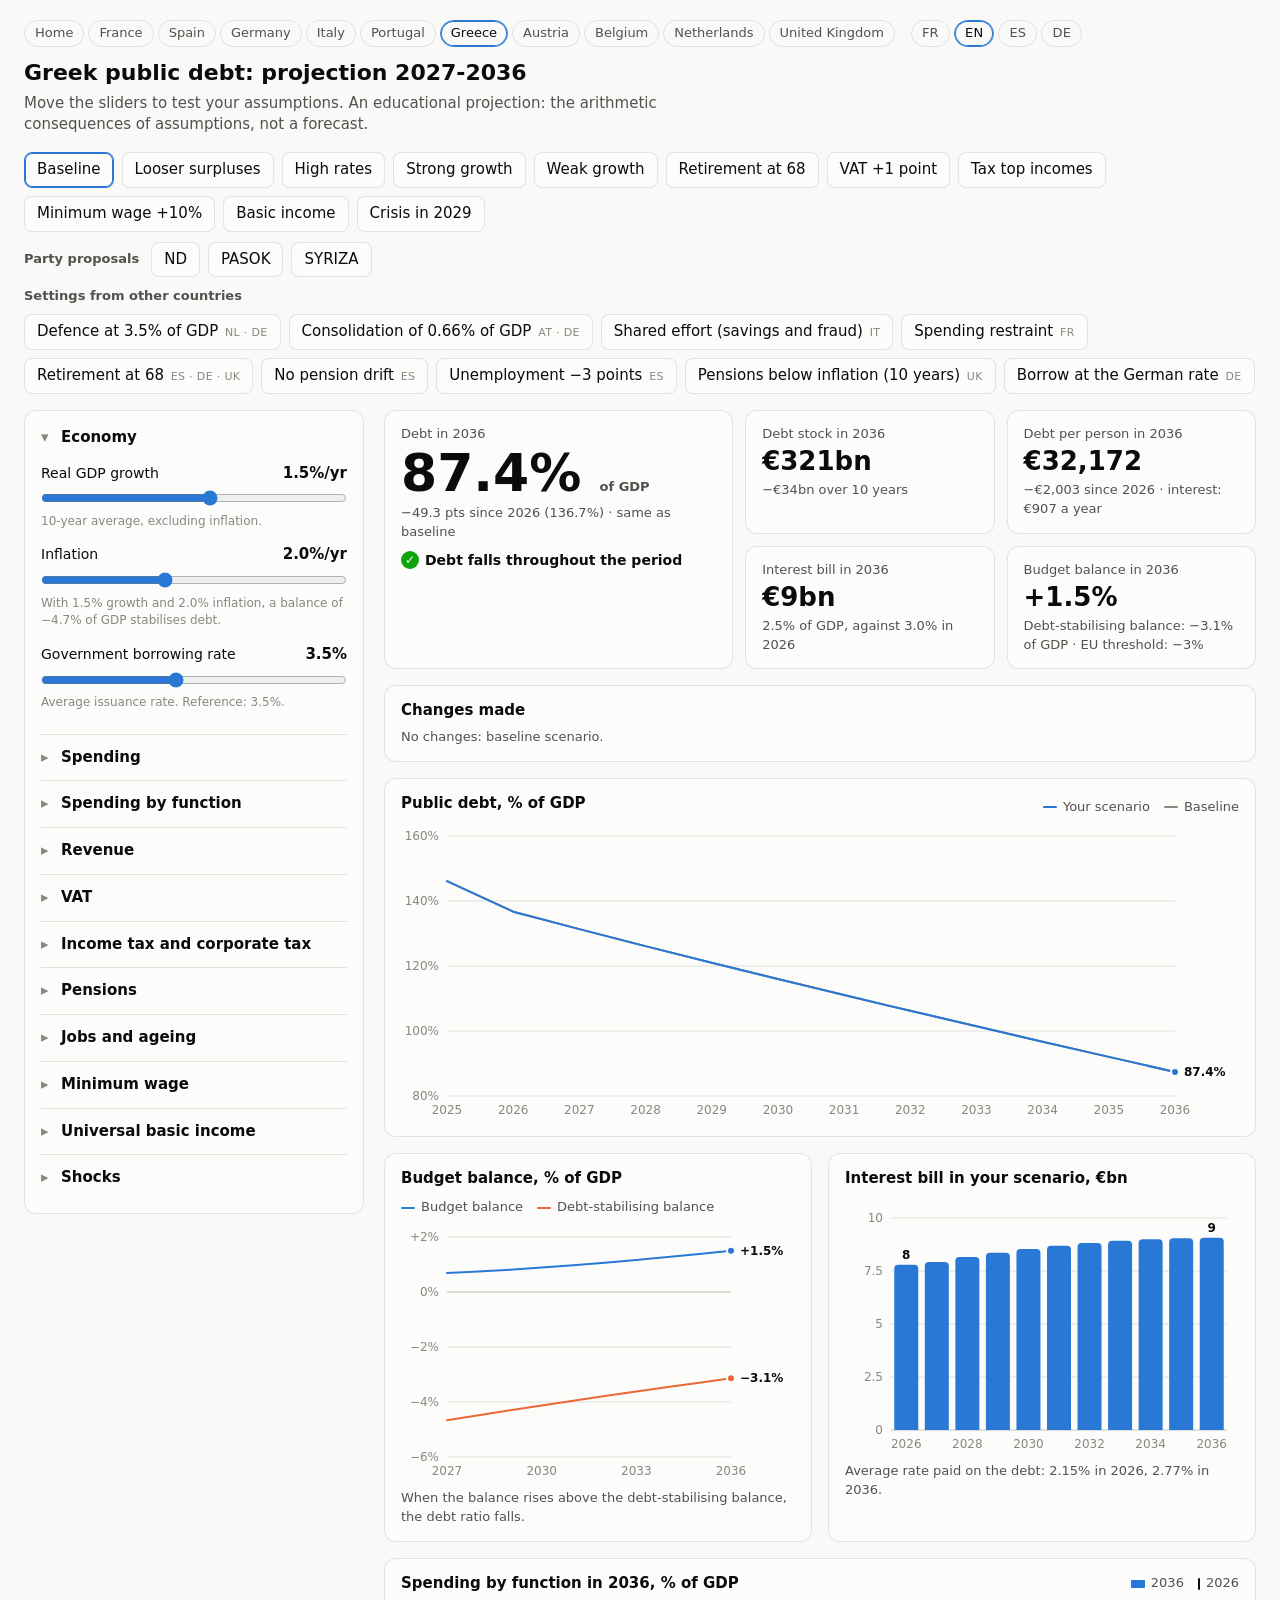
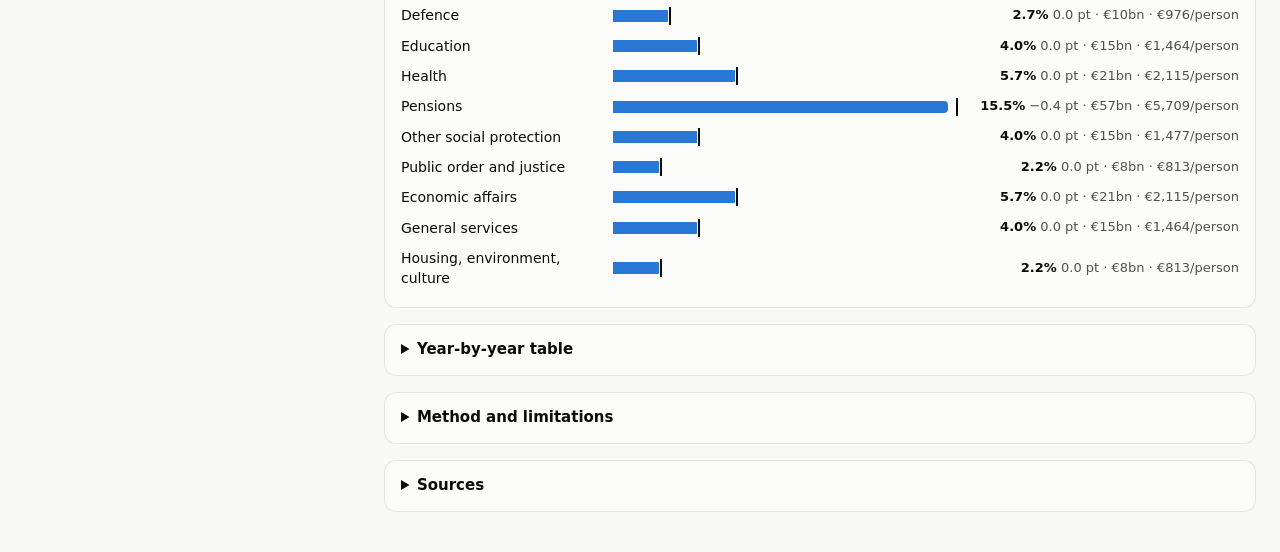
<file: gr/index.html>
<!doctype html>
<html lang="fr">
<head>
  <meta charset="utf-8">
  <meta name="viewport" content="width=device-width, initial-scale=1">
  <title>Dette publique grecque : projection 2027-2036</title>
  <link rel="stylesheet" href="../style.css?v=15">
</head>
<body>
  <header class="entete">
    <div>
      <div class="barre-nav">
        <nav class="pays" data-t-aria="nav.pays" aria-label="Pays">
          <a data-lien="../" data-t="nav.accueil" href="../">Accueil</a>
          <a data-lien="../fr/" data-t="pays.fr" href="../fr/">France</a>
          <a data-lien="../es/" data-t="pays.es" href="../es/">Espagne</a>
          <a data-lien="../de/" data-t="pays.de" href="../de/">Allemagne</a>
          <a data-lien="../it/" data-t="pays.it" href="../it/">Italie</a>
          <a data-lien="../pt/" data-t="pays.pt" href="../pt/">Portugal</a>
          <a data-lien="../gr/" data-t="pays.gr" href="../gr/" aria-current="page">Grèce</a>
          <a data-lien="../at/" data-t="pays.at" href="../at/">Autriche</a>
          <a data-lien="../be/" data-t="pays.be" href="../be/">Belgique</a>
          <a data-lien="../nl/" data-t="pays.nl" href="../nl/">Pays-Bas</a>
          <a data-lien="../uk/" data-t="pays.uk" href="../uk/">Royaume-Uni</a>
        </nav>
        <nav class="langues" id="langues" aria-label="Langue"></nav>
      </div>
      <h1 id="titre">Dette publique grecque : projection 2027-2036</h1>
      <p class="chapo" data-t="chapo"></p>
    </div>
    <div class="choix">
      <div class="prereglages" id="prereglages" role="group" data-t-aria="aria.prereglages"></div>
      <div class="partis" id="partis" hidden>
        <span class="libelle-partis" id="libelle-partis"></span>
        <div class="prereglages" id="boutons-partis" role="group"></div>
      </div>
    </div>
  </header>

  <main class="page">
    <aside class="curseurs" id="curseurs" data-t-aria="aria.hypotheses"></aside>

    <div class="resultats">
      <section class="tuiles" id="tuiles" aria-live="polite"></section>

      <section class="carte fiche-parti" id="fiche-parti" hidden></section>

      <section class="carte">
        <header>
          <h2 data-t="h2.ratio"></h2>
          <div class="legende" id="legende-ratio"></div>
        </header>
        <div class="graphique" id="g-ratio"></div>
      </section>

      <div class="duo">
        <section class="carte">
          <header>
            <h2 data-t="h2.solde"></h2>
            <div class="legende" id="legende-solde"></div>
          </header>
          <div class="graphique" id="g-solde"></div>
          <p class="note" data-t="noteSolde"></p>
        </section>
        <section class="carte">
          <header><h2 data-t="h2.interets"></h2></header>
          <div class="graphique" id="g-interets"></div>
          <p class="note" id="note-interets"></p>
        </section>
      </div>

      <section class="carte">
        <header>
          <h2 id="h2-postes"></h2>
          <div class="legende" id="legende-postes"></div>
        </header>
        <div id="postes"></div>
      </section>

      <section class="carte">
        <details id="details-tableau">
          <summary data-t="details.tableau"></summary>
          <div class="tableau-defilant"><table id="tableau"></table></div>
        </details>
      </section>

      <section class="carte">
        <details>
          <summary data-t="details.methode"></summary>
          <div class="texte" id="methode"></div>
        </details>
      </section>

      <section class="carte">
        <details>
          <summary data-t="details.sources"></summary>
          <ul class="sources" id="sources"></ul>
        </details>
      </section>
    </div>
  </main>

  <div class="infobulle" id="infobulle" hidden></div>

  <script src="../i18n.js?v=7"></script>
  <script src="../modele.js?v=2"></script>
  <script src="model.js?v=2"></script>
  <script src="sources.js?v=2"></script>
  <script src="../textes-communs.js?v=2"></script>
  <script src="partis.js?v=1"></script>
  <script src="textes.js?v=3"></script>
  <script src="../charts.js?v=10"></script>
  <script src="../transpositions.js?v=1"></script>
  <script src="../simulateur.js?v=7"></script>
</body>
</html>
</file>
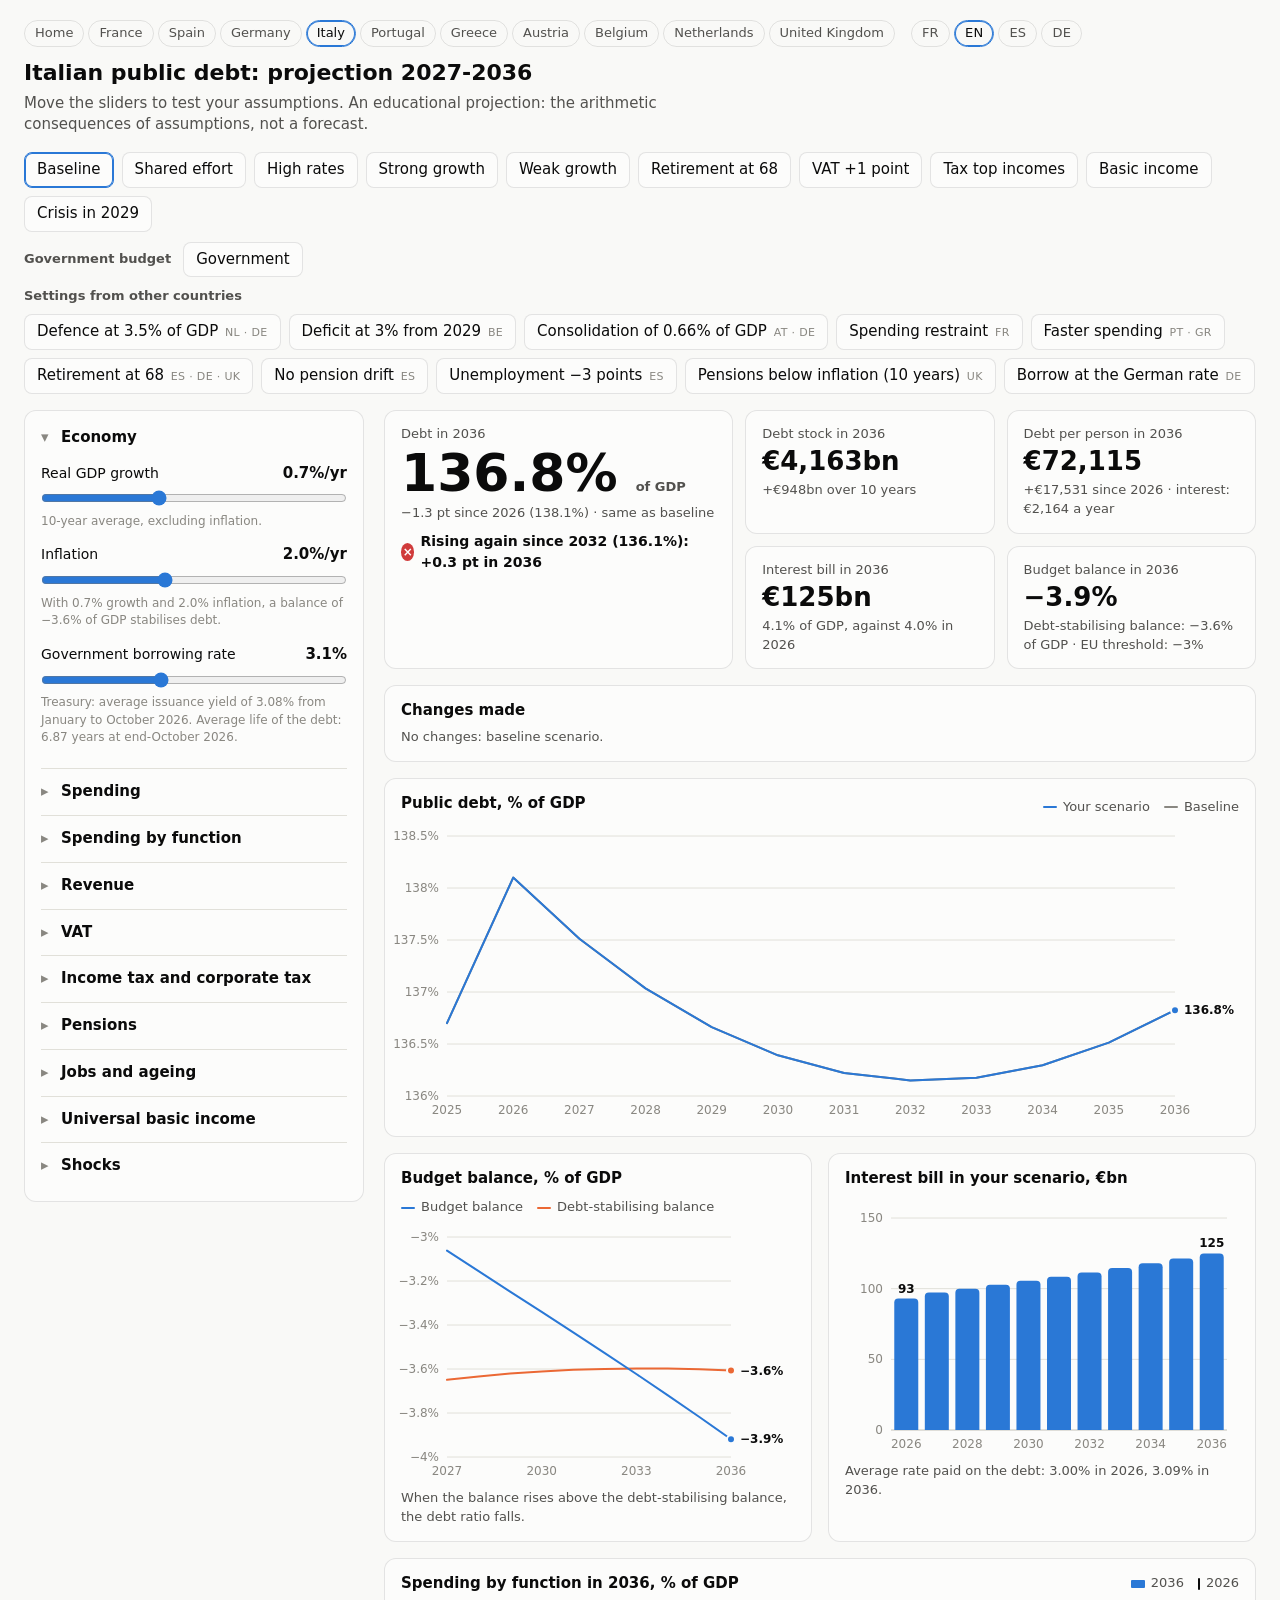
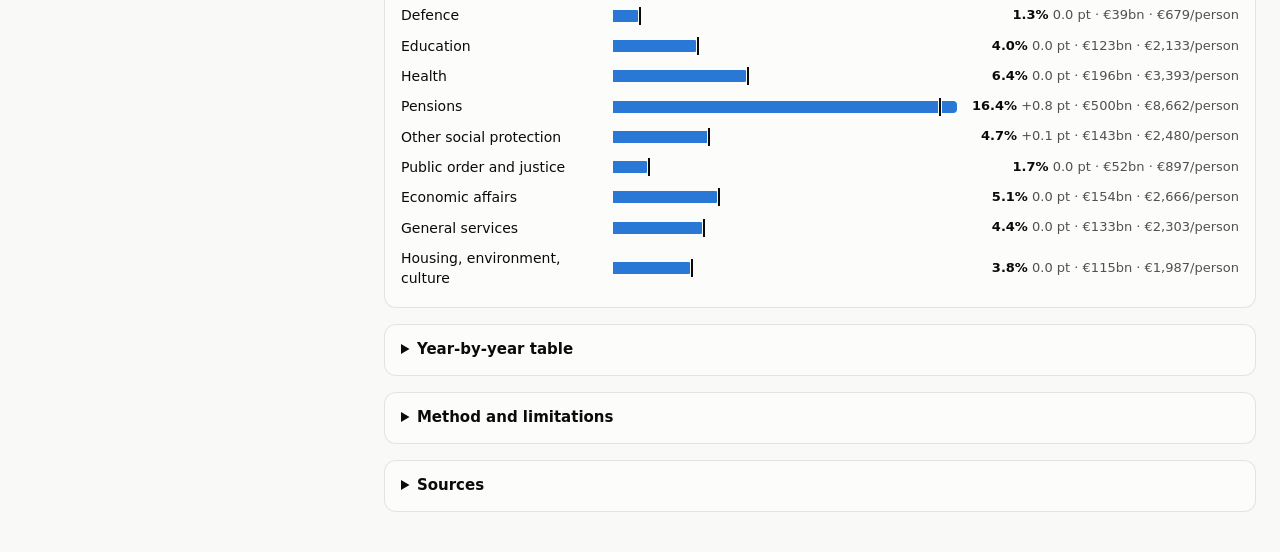
<file: it/index.html>
<!doctype html>
<html lang="fr">
<head>
  <meta charset="utf-8">
  <meta name="viewport" content="width=device-width, initial-scale=1">
  <title>Dette publique italienne : projection 2027-2036</title>
  <link rel="stylesheet" href="../style.css?v=15">
</head>
<body>
  <header class="entete">
    <div>
      <div class="barre-nav">
        <nav class="pays" data-t-aria="nav.pays" aria-label="Pays">
          <a data-lien="../" data-t="nav.accueil" href="../">Accueil</a>
          <a data-lien="../fr/" data-t="pays.fr" href="../fr/">France</a>
          <a data-lien="../es/" data-t="pays.es" href="../es/">Espagne</a>
          <a data-lien="../de/" data-t="pays.de" href="../de/">Allemagne</a>
          <a data-lien="../it/" data-t="pays.it" href="../it/" aria-current="page">Italie</a>
          <a data-lien="../pt/" data-t="pays.pt" href="../pt/">Portugal</a>
          <a data-lien="../gr/" data-t="pays.gr" href="../gr/">Grèce</a>
          <a data-lien="../at/" data-t="pays.at" href="../at/">Autriche</a>
          <a data-lien="../be/" data-t="pays.be" href="../be/">Belgique</a>
          <a data-lien="../nl/" data-t="pays.nl" href="../nl/">Pays-Bas</a>
          <a data-lien="../uk/" data-t="pays.uk" href="../uk/">Royaume-Uni</a>
        </nav>
        <nav class="langues" id="langues" aria-label="Langue"></nav>
      </div>
      <h1 id="titre">Dette publique italienne : projection 2027-2036</h1>
      <p class="chapo" data-t="chapo"></p>
    </div>
    <div class="choix">
      <div class="prereglages" id="prereglages" role="group" data-t-aria="aria.prereglages"></div>
      <div class="partis" id="partis" hidden>
        <span class="libelle-partis" id="libelle-partis"></span>
        <div class="prereglages" id="boutons-partis" role="group"></div>
      </div>
    </div>
  </header>

  <main class="page">
    <aside class="curseurs" id="curseurs" data-t-aria="aria.hypotheses"></aside>

    <div class="resultats">
      <section class="tuiles" id="tuiles" aria-live="polite"></section>

      <section class="carte fiche-parti" id="fiche-parti" hidden></section>

      <section class="carte">
        <header>
          <h2 data-t="h2.ratio"></h2>
          <div class="legende" id="legende-ratio"></div>
        </header>
        <div class="graphique" id="g-ratio"></div>
      </section>

      <div class="duo">
        <section class="carte">
          <header>
            <h2 data-t="h2.solde"></h2>
            <div class="legende" id="legende-solde"></div>
          </header>
          <div class="graphique" id="g-solde"></div>
          <p class="note" data-t="noteSolde"></p>
        </section>
        <section class="carte">
          <header><h2 data-t="h2.interets"></h2></header>
          <div class="graphique" id="g-interets"></div>
          <p class="note" id="note-interets"></p>
        </section>
      </div>

      <section class="carte">
        <header>
          <h2 id="h2-postes"></h2>
          <div class="legende" id="legende-postes"></div>
        </header>
        <div id="postes"></div>
      </section>

      <section class="carte">
        <details id="details-tableau">
          <summary data-t="details.tableau"></summary>
          <div class="tableau-defilant"><table id="tableau"></table></div>
        </details>
      </section>

      <section class="carte">
        <details>
          <summary data-t="details.methode"></summary>
          <div class="texte" id="methode"></div>
        </details>
      </section>

      <section class="carte">
        <details>
          <summary data-t="details.sources"></summary>
          <ul class="sources" id="sources"></ul>
        </details>
      </section>
    </div>
  </main>

  <div class="infobulle" id="infobulle" hidden></div>

  <script src="../i18n.js?v=7"></script>
  <script src="../modele.js?v=2"></script>
  <script src="model.js?v=2"></script>
  <script src="sources.js?v=2"></script>
  <script src="../textes-communs.js?v=2"></script>
  <script src="partis.js?v=1"></script>
  <script src="textes.js?v=3"></script>
  <script src="../charts.js?v=10"></script>
  <script src="../transpositions.js?v=1"></script>
  <script src="../simulateur.js?v=7"></script>
</body>
</html>
</file>
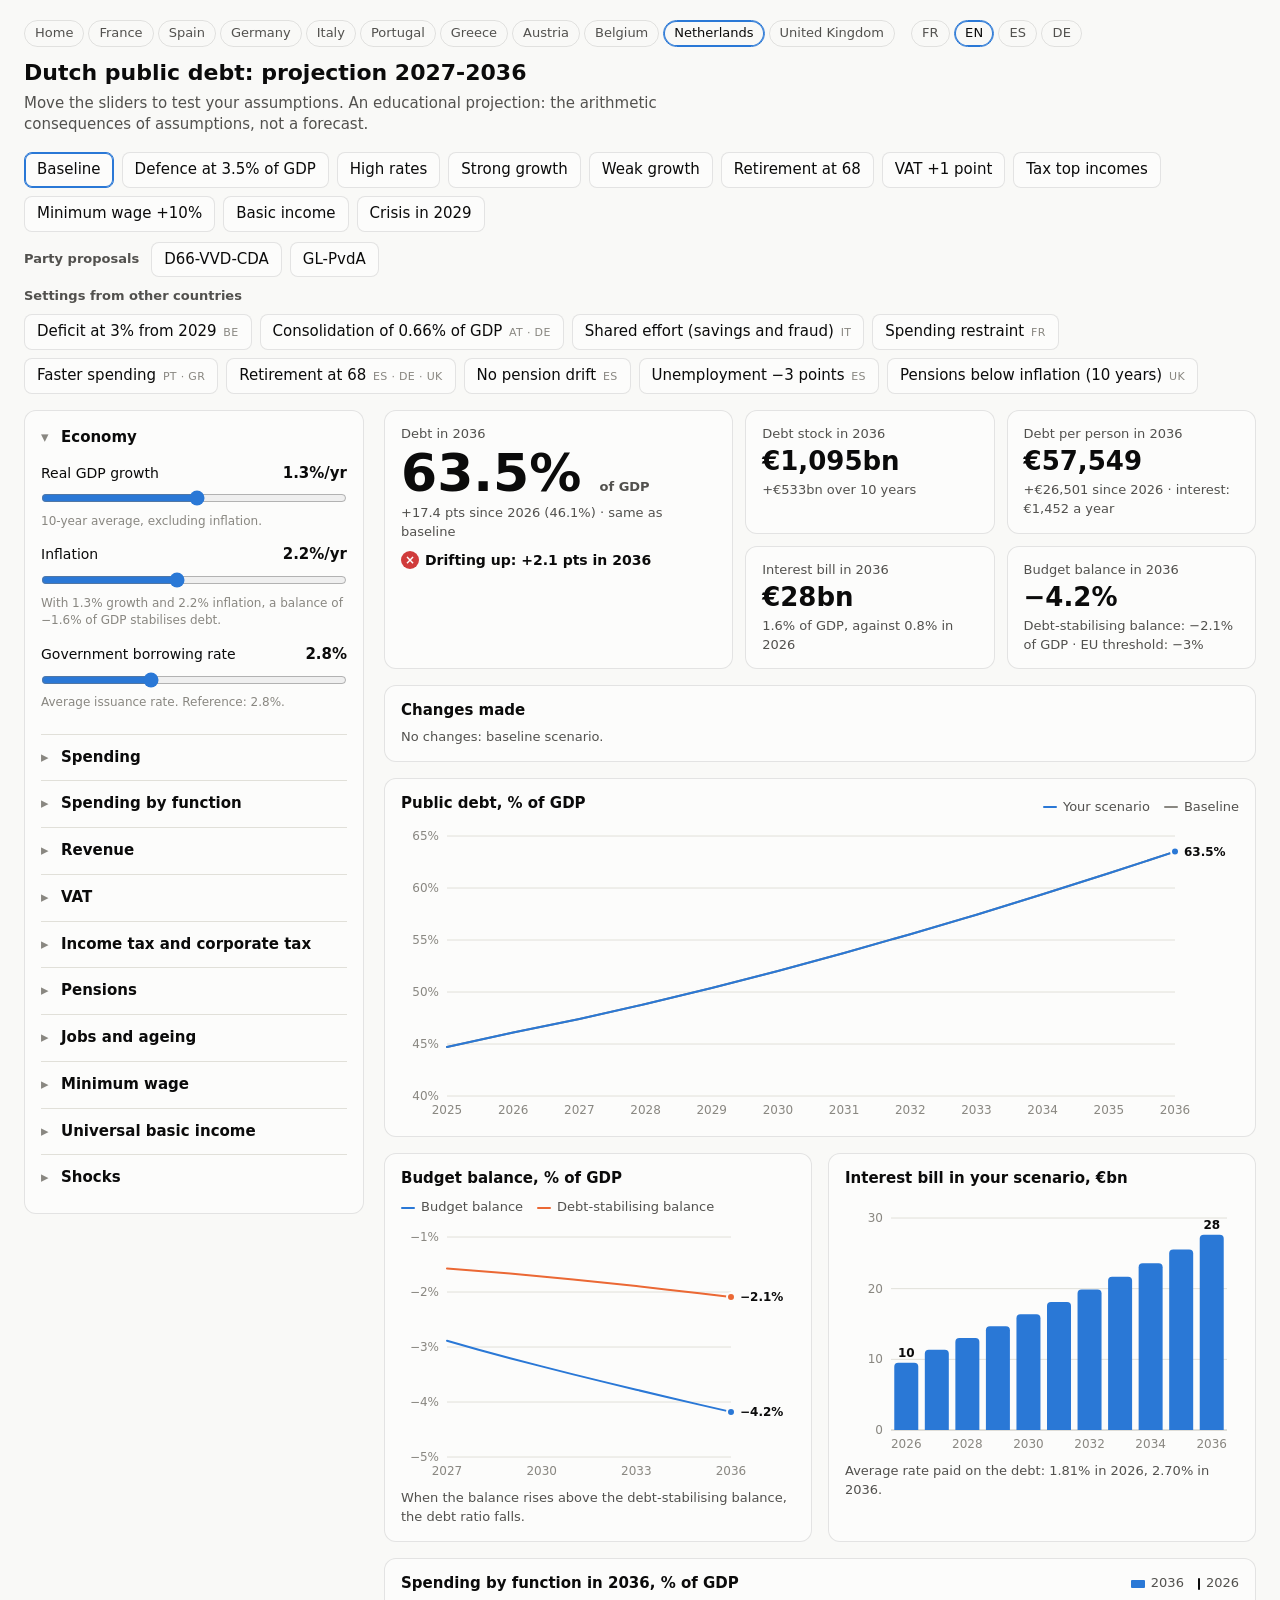
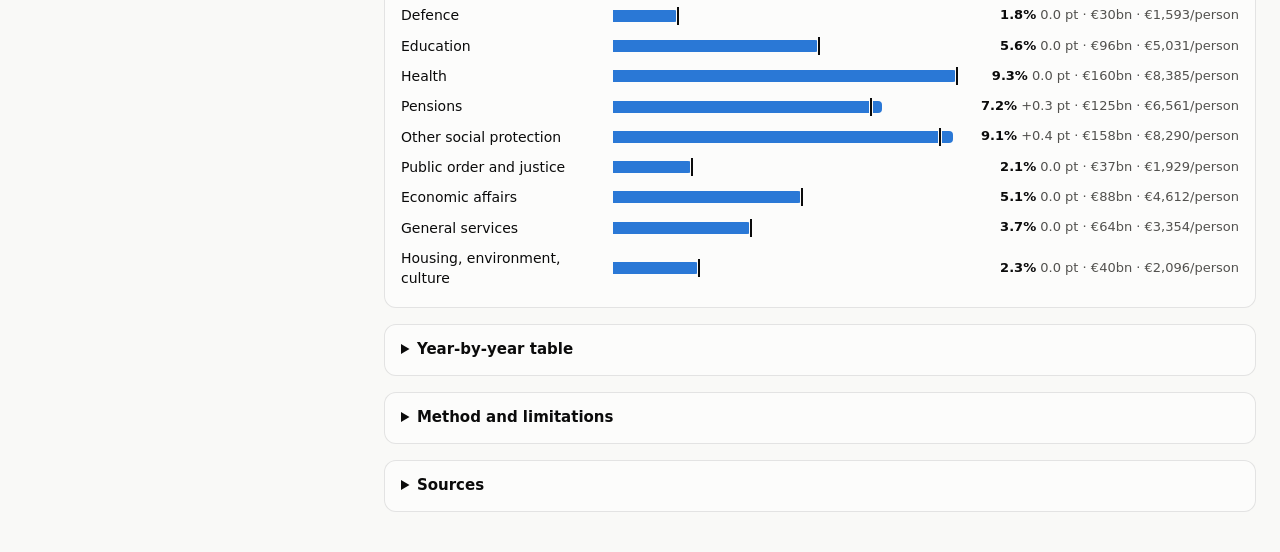
<file: nl/index.html>
<!doctype html>
<html lang="fr">
<head>
  <meta charset="utf-8">
  <meta name="viewport" content="width=device-width, initial-scale=1">
  <title>Dette publique néerlandaise : projection 2027-2036</title>
  <link rel="stylesheet" href="../style.css?v=15">
</head>
<body>
  <header class="entete">
    <div>
      <div class="barre-nav">
        <nav class="pays" data-t-aria="nav.pays" aria-label="Pays">
          <a data-lien="../" data-t="nav.accueil" href="../">Accueil</a>
          <a data-lien="../fr/" data-t="pays.fr" href="../fr/">France</a>
          <a data-lien="../es/" data-t="pays.es" href="../es/">Espagne</a>
          <a data-lien="../de/" data-t="pays.de" href="../de/">Allemagne</a>
          <a data-lien="../it/" data-t="pays.it" href="../it/">Italie</a>
          <a data-lien="../pt/" data-t="pays.pt" href="../pt/">Portugal</a>
          <a data-lien="../gr/" data-t="pays.gr" href="../gr/">Grèce</a>
          <a data-lien="../at/" data-t="pays.at" href="../at/">Autriche</a>
          <a data-lien="../be/" data-t="pays.be" href="../be/">Belgique</a>
          <a data-lien="../nl/" data-t="pays.nl" href="../nl/" aria-current="page">Pays-Bas</a>
          <a data-lien="../uk/" data-t="pays.uk" href="../uk/">Royaume-Uni</a>
        </nav>
        <nav class="langues" id="langues" aria-label="Langue"></nav>
      </div>
      <h1 id="titre">Dette publique néerlandaise : projection 2027-2036</h1>
      <p class="chapo" data-t="chapo"></p>
    </div>
    <div class="choix">
      <div class="prereglages" id="prereglages" role="group" data-t-aria="aria.prereglages"></div>
      <div class="partis" id="partis" hidden>
        <span class="libelle-partis" id="libelle-partis"></span>
        <div class="prereglages" id="boutons-partis" role="group"></div>
      </div>
    </div>
  </header>

  <main class="page">
    <aside class="curseurs" id="curseurs" data-t-aria="aria.hypotheses"></aside>

    <div class="resultats">
      <section class="tuiles" id="tuiles" aria-live="polite"></section>

      <section class="carte fiche-parti" id="fiche-parti" hidden></section>

      <section class="carte">
        <header>
          <h2 data-t="h2.ratio"></h2>
          <div class="legende" id="legende-ratio"></div>
        </header>
        <div class="graphique" id="g-ratio"></div>
      </section>

      <div class="duo">
        <section class="carte">
          <header>
            <h2 data-t="h2.solde"></h2>
            <div class="legende" id="legende-solde"></div>
          </header>
          <div class="graphique" id="g-solde"></div>
          <p class="note" data-t="noteSolde"></p>
        </section>
        <section class="carte">
          <header><h2 data-t="h2.interets"></h2></header>
          <div class="graphique" id="g-interets"></div>
          <p class="note" id="note-interets"></p>
        </section>
      </div>

      <section class="carte">
        <header>
          <h2 id="h2-postes"></h2>
          <div class="legende" id="legende-postes"></div>
        </header>
        <div id="postes"></div>
      </section>

      <section class="carte">
        <details id="details-tableau">
          <summary data-t="details.tableau"></summary>
          <div class="tableau-defilant"><table id="tableau"></table></div>
        </details>
      </section>

      <section class="carte">
        <details>
          <summary data-t="details.methode"></summary>
          <div class="texte" id="methode"></div>
        </details>
      </section>

      <section class="carte">
        <details>
          <summary data-t="details.sources"></summary>
          <ul class="sources" id="sources"></ul>
        </details>
      </section>
    </div>
  </main>

  <div class="infobulle" id="infobulle" hidden></div>

  <script src="../i18n.js?v=7"></script>
  <script src="../modele.js?v=2"></script>
  <script src="model.js?v=1"></script>
  <script src="sources.js?v=1"></script>
  <script src="../textes-communs.js?v=2"></script>
  <script src="partis.js?v=1"></script>
  <script src="textes.js?v=2"></script>
  <script src="../charts.js?v=10"></script>
  <script src="../transpositions.js?v=1"></script>
  <script src="../simulateur.js?v=7"></script>
</body>
</html>
</file>
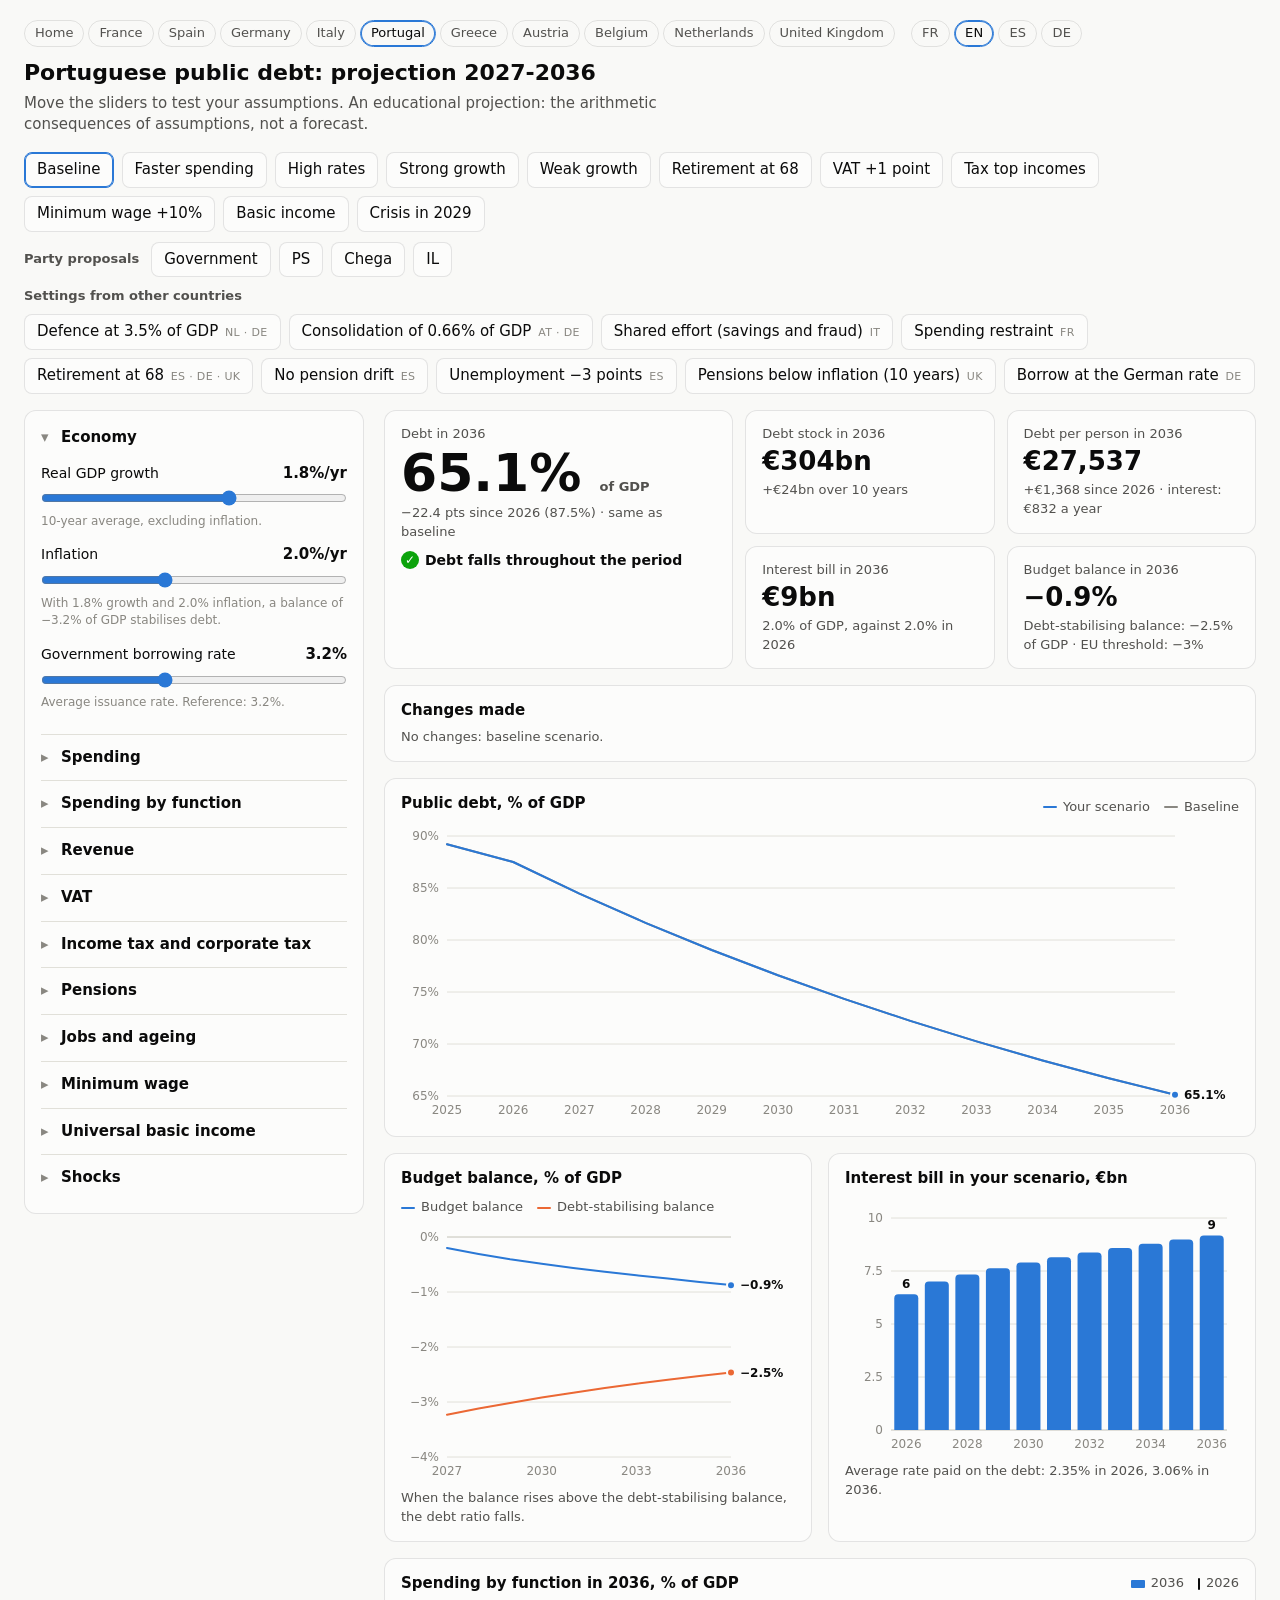
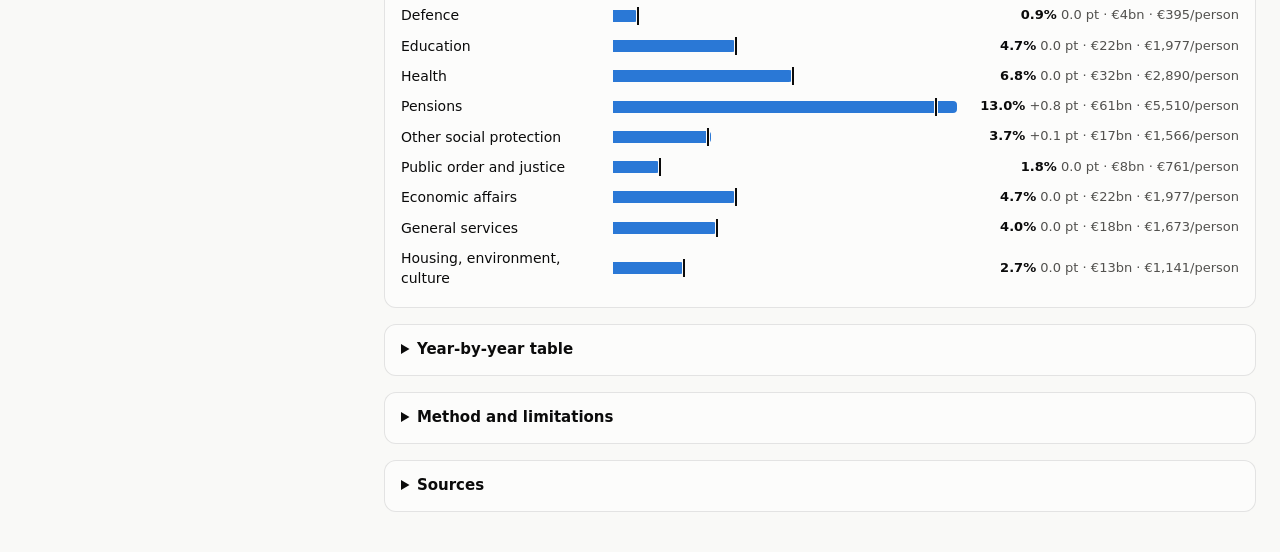
<file: pt/index.html>
<!doctype html>
<html lang="fr">
<head>
  <meta charset="utf-8">
  <meta name="viewport" content="width=device-width, initial-scale=1">
  <title>Dette publique portugaise : projection 2027-2036</title>
  <link rel="stylesheet" href="../style.css?v=15">
</head>
<body>
  <header class="entete">
    <div>
      <div class="barre-nav">
        <nav class="pays" data-t-aria="nav.pays" aria-label="Pays">
          <a data-lien="../" data-t="nav.accueil" href="../">Accueil</a>
          <a data-lien="../fr/" data-t="pays.fr" href="../fr/">France</a>
          <a data-lien="../es/" data-t="pays.es" href="../es/">Espagne</a>
          <a data-lien="../de/" data-t="pays.de" href="../de/">Allemagne</a>
          <a data-lien="../it/" data-t="pays.it" href="../it/">Italie</a>
          <a data-lien="../pt/" data-t="pays.pt" href="../pt/" aria-current="page">Portugal</a>
          <a data-lien="../gr/" data-t="pays.gr" href="../gr/">Grèce</a>
          <a data-lien="../at/" data-t="pays.at" href="../at/">Autriche</a>
          <a data-lien="../be/" data-t="pays.be" href="../be/">Belgique</a>
          <a data-lien="../nl/" data-t="pays.nl" href="../nl/">Pays-Bas</a>
          <a data-lien="../uk/" data-t="pays.uk" href="../uk/">Royaume-Uni</a>
        </nav>
        <nav class="langues" id="langues" aria-label="Langue"></nav>
      </div>
      <h1 id="titre">Dette publique portugaise : projection 2027-2036</h1>
      <p class="chapo" data-t="chapo"></p>
    </div>
    <div class="choix">
      <div class="prereglages" id="prereglages" role="group" data-t-aria="aria.prereglages"></div>
      <div class="partis" id="partis" hidden>
        <span class="libelle-partis" id="libelle-partis"></span>
        <div class="prereglages" id="boutons-partis" role="group"></div>
      </div>
    </div>
  </header>

  <main class="page">
    <aside class="curseurs" id="curseurs" data-t-aria="aria.hypotheses"></aside>

    <div class="resultats">
      <section class="tuiles" id="tuiles" aria-live="polite"></section>

      <section class="carte fiche-parti" id="fiche-parti" hidden></section>

      <section class="carte">
        <header>
          <h2 data-t="h2.ratio"></h2>
          <div class="legende" id="legende-ratio"></div>
        </header>
        <div class="graphique" id="g-ratio"></div>
      </section>

      <div class="duo">
        <section class="carte">
          <header>
            <h2 data-t="h2.solde"></h2>
            <div class="legende" id="legende-solde"></div>
          </header>
          <div class="graphique" id="g-solde"></div>
          <p class="note" data-t="noteSolde"></p>
        </section>
        <section class="carte">
          <header><h2 data-t="h2.interets"></h2></header>
          <div class="graphique" id="g-interets"></div>
          <p class="note" id="note-interets"></p>
        </section>
      </div>

      <section class="carte">
        <header>
          <h2 id="h2-postes"></h2>
          <div class="legende" id="legende-postes"></div>
        </header>
        <div id="postes"></div>
      </section>

      <section class="carte">
        <details id="details-tableau">
          <summary data-t="details.tableau"></summary>
          <div class="tableau-defilant"><table id="tableau"></table></div>
        </details>
      </section>

      <section class="carte">
        <details>
          <summary data-t="details.methode"></summary>
          <div class="texte" id="methode"></div>
        </details>
      </section>

      <section class="carte">
        <details>
          <summary data-t="details.sources"></summary>
          <ul class="sources" id="sources"></ul>
        </details>
      </section>
    </div>
  </main>

  <div class="infobulle" id="infobulle" hidden></div>

  <script src="../i18n.js?v=7"></script>
  <script src="../modele.js?v=2"></script>
  <script src="model.js?v=2"></script>
  <script src="sources.js?v=2"></script>
  <script src="../textes-communs.js?v=2"></script>
  <script src="partis.js?v=1"></script>
  <script src="textes.js?v=3"></script>
  <script src="../charts.js?v=10"></script>
  <script src="../transpositions.js?v=1"></script>
  <script src="../simulateur.js?v=7"></script>
</body>
</html>
</file>
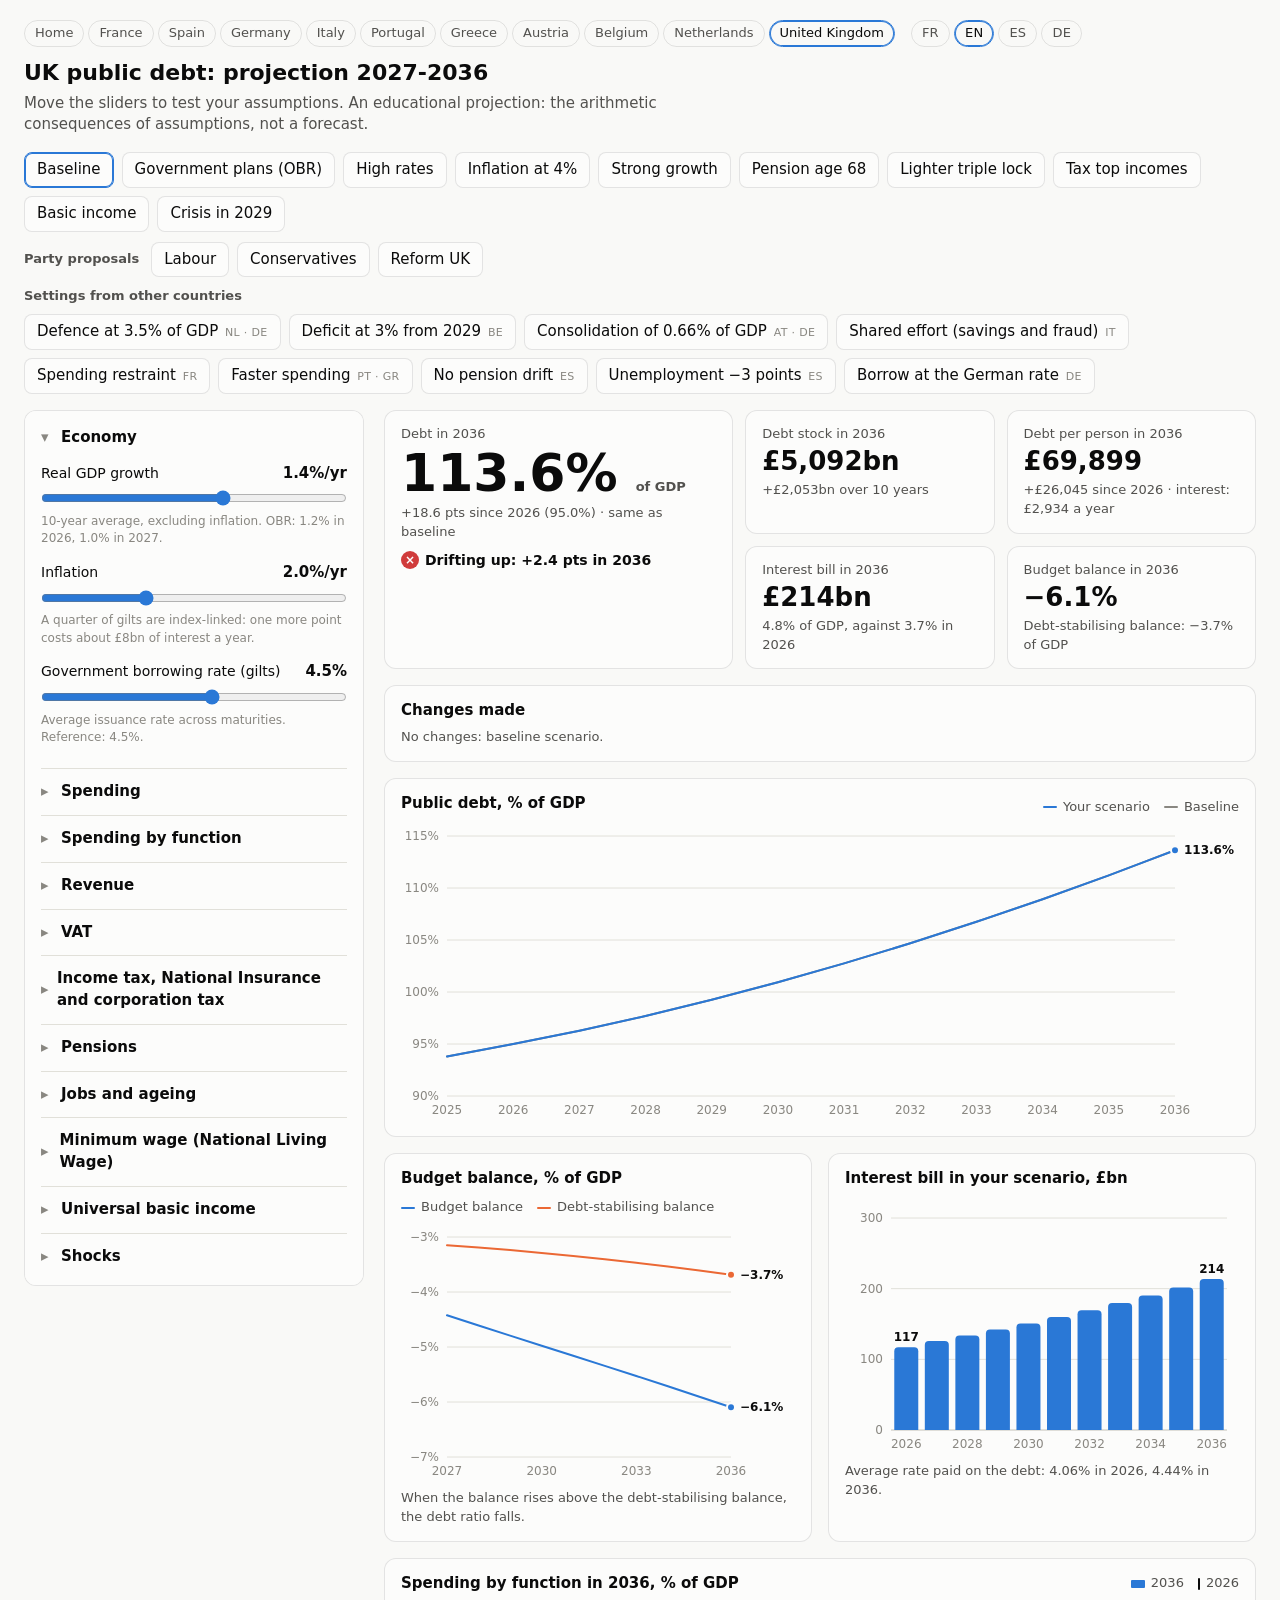
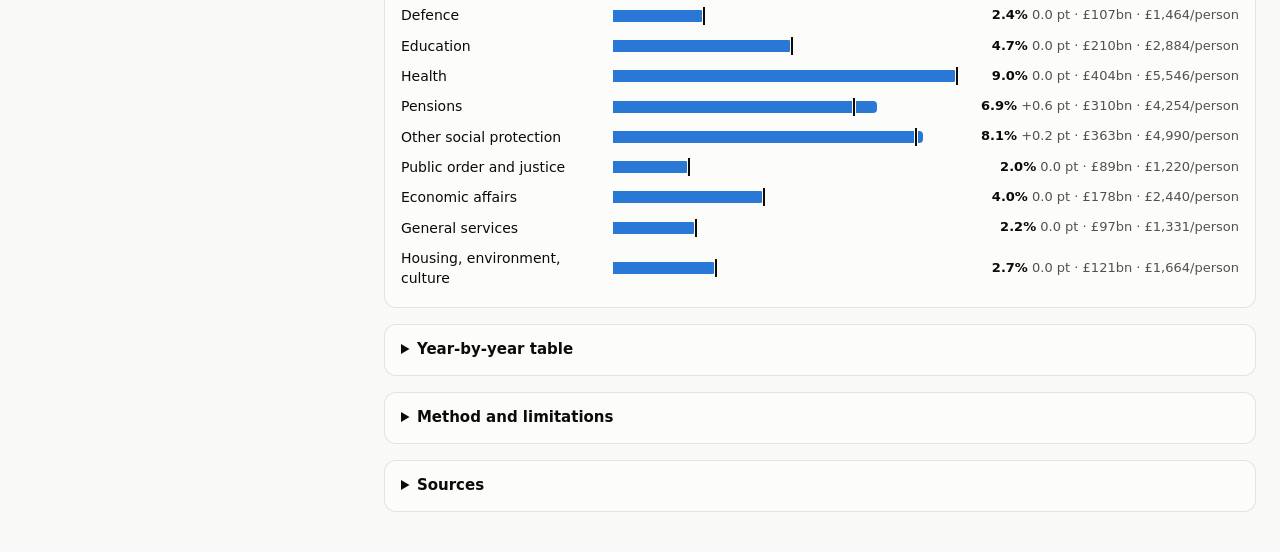
<file: uk/index.html>
<!doctype html>
<html lang="fr">
<head>
  <meta charset="utf-8">
  <meta name="viewport" content="width=device-width, initial-scale=1">
  <title>Dette publique britannique : projection 2027-2036</title>
  <link rel="stylesheet" href="../style.css?v=15">
</head>
<body>
  <header class="entete">
    <div>
      <div class="barre-nav">
        <nav class="pays" data-t-aria="nav.pays" aria-label="Pays">
          <a data-lien="../" data-t="nav.accueil" href="../">Accueil</a>
          <a data-lien="../fr/" data-t="pays.fr" href="../fr/">France</a>
          <a data-lien="../es/" data-t="pays.es" href="../es/">Espagne</a>
          <a data-lien="../de/" data-t="pays.de" href="../de/">Allemagne</a>
          <a data-lien="../it/" data-t="pays.it" href="../it/">Italie</a>
          <a data-lien="../pt/" data-t="pays.pt" href="../pt/">Portugal</a>
          <a data-lien="../gr/" data-t="pays.gr" href="../gr/">Grèce</a>
          <a data-lien="../at/" data-t="pays.at" href="../at/">Autriche</a>
          <a data-lien="../be/" data-t="pays.be" href="../be/">Belgique</a>
          <a data-lien="../nl/" data-t="pays.nl" href="../nl/">Pays-Bas</a>
          <a data-lien="../uk/" data-t="pays.uk" href="../uk/" aria-current="page">Royaume-Uni</a>
        </nav>
        <nav class="langues" id="langues" aria-label="Langue"></nav>
      </div>
      <h1 id="titre">Dette publique britannique : projection 2027-2036</h1>
      <p class="chapo" data-t="chapo"></p>
    </div>
    <div class="choix">
      <div class="prereglages" id="prereglages" role="group" data-t-aria="aria.prereglages"></div>
      <div class="partis" id="partis" hidden>
        <span class="libelle-partis" id="libelle-partis"></span>
        <div class="prereglages" id="boutons-partis" role="group"></div>
      </div>
    </div>
  </header>

  <main class="page">
    <aside class="curseurs" id="curseurs" data-t-aria="aria.hypotheses"></aside>

    <div class="resultats">
      <section class="tuiles" id="tuiles" aria-live="polite"></section>

      <section class="carte fiche-parti" id="fiche-parti" hidden></section>

      <section class="carte">
        <header>
          <h2 data-t="h2.ratio"></h2>
          <div class="legende" id="legende-ratio"></div>
        </header>
        <div class="graphique" id="g-ratio"></div>
      </section>

      <div class="duo">
        <section class="carte">
          <header>
            <h2 data-t="h2.solde"></h2>
            <div class="legende" id="legende-solde"></div>
          </header>
          <div class="graphique" id="g-solde"></div>
          <p class="note" data-t="noteSolde"></p>
        </section>
        <section class="carte">
          <header><h2 data-t="h2.interets"></h2></header>
          <div class="graphique" id="g-interets"></div>
          <p class="note" id="note-interets"></p>
        </section>
      </div>

      <section class="carte">
        <header>
          <h2 id="h2-postes"></h2>
          <div class="legende" id="legende-postes"></div>
        </header>
        <div id="postes"></div>
      </section>

      <section class="carte">
        <details id="details-tableau">
          <summary data-t="details.tableau"></summary>
          <div class="tableau-defilant"><table id="tableau"></table></div>
        </details>
      </section>

      <section class="carte">
        <details>
          <summary data-t="details.methode"></summary>
          <div class="texte" id="methode"></div>
        </details>
      </section>

      <section class="carte">
        <details>
          <summary data-t="details.sources"></summary>
          <ul class="sources" id="sources"></ul>
        </details>
      </section>
    </div>
  </main>

  <div class="infobulle" id="infobulle" hidden></div>

  <script src="../i18n.js?v=7"></script>
  <script src="model.js?v=2"></script>
  <script src="sources.js?v=2"></script>
  <script src="partis.js?v=1"></script>
  <script src="textes.js?v=3"></script>
  <script src="../charts.js?v=10"></script>
  <script src="../transpositions.js?v=1"></script>
  <script src="../simulateur.js?v=7"></script>
</body>
</html>
</file>
<file: style.css>
:root {
  color-scheme: light;
  --plan: #f9f9f7;
  --surface: #fcfcfb;
  --encre: #0b0b0b;
  --encre-2: #52514e;
  --muet: #898781;
  --grille: #e1e0d9;
  --axe: #c3c2b7;
  --bordure: rgba(11, 11, 11, 0.10);
  --serie-1: #2a78d6;
  --serie-2: #eb6834;
  --reference: #898781;
  --bon: #0ca30c;
  --alerte: #fab219;
  --critique: #d03b3b;
  --lavis: rgba(42, 120, 214, 0.08);
}
@media (prefers-color-scheme: dark) {
  :root {
    color-scheme: dark;
    --plan: #0d0d0d;
    --surface: #1a1a19;
    --encre: #ffffff;
    --encre-2: #c3c2b7;
    --grille: #2c2c2a;
    --axe: #383835;
    --bordure: rgba(255, 255, 255, 0.10);
    --serie-1: #3987e5;
    --serie-2: #d95926;
    --lavis: rgba(57, 135, 229, 0.12);
  }
}

* { box-sizing: border-box; }
body {
  margin: 0;
  background: var(--plan);
  color: var(--encre);
  font: 15px/1.45 system-ui, -apple-system, "Segoe UI", sans-serif;
}
h1 { font-size: 22px; margin: 0 0 4px; }
h2 { font-size: 15px; margin: 0; font-weight: 600; }
a { color: inherit; }

.entete {
  display: flex; flex-wrap: wrap; gap: 16px; align-items: flex-end; justify-content: space-between;
  padding: 20px 24px 16px; max-width: 1440px; margin: 0 auto;
}
.barre-nav { display: flex; flex-wrap: wrap; justify-content: space-between; align-items: center; gap: 8px 16px; margin: 0 0 10px; }
.pays, .langues { display: flex; flex-wrap: wrap; gap: 4px; }
.pays a, .langues a {
  text-decoration: none; font-size: 13px; color: var(--encre-2);
  padding: 3px 10px; border: 1px solid var(--bordure); border-radius: 999px;
}
.pays a:hover, .langues a:hover { background: var(--lavis); }
.langues a { font-variant-numeric: tabular-nums; letter-spacing: .02em; }
.pays a[aria-current="page"], .langues a[aria-current="true"] { color: var(--encre); border-color: var(--serie-1); box-shadow: inset 0 0 0 1px var(--serie-1); }
.chapo { margin: 0; color: var(--encre-2); max-width: 70ch; }
.prereglages { display: flex; flex-wrap: wrap; gap: 8px; }
.choix { display: flex; flex-direction: column; gap: 10px; min-width: 0; }
.partis { display: flex; flex-wrap: wrap; align-items: center; gap: 8px 12px; }
.partis[hidden] { display: none; }
.libelle-partis { font-size: 13px; font-weight: 600; color: var(--encre-2); }
button {
  font: inherit; color: var(--encre); background: var(--surface);
  border: 1px solid var(--bordure); border-radius: 8px; padding: 6px 12px; cursor: pointer;
}
button:hover { background: var(--lavis); }
button[aria-pressed="true"] { border-color: var(--serie-1); box-shadow: inset 0 0 0 1px var(--serie-1); }

.page {
  display: grid; grid-template-columns: 340px minmax(0, 1fr); gap: 20px;
  padding: 0 24px 40px; max-width: 1440px; margin: 0 auto; align-items: start;
}
.curseurs {
  position: sticky; top: 12px; max-height: calc(100vh - 24px); overflow-y: auto;
  background: var(--surface); border: 1px solid var(--bordure); border-radius: 12px; padding: 4px 16px 12px;
}
.groupe { border-bottom: 1px solid var(--grille); padding: 8px 0; }
.groupe:last-child { border-bottom: 0; }
.groupe > summary { font-weight: 600; cursor: pointer; padding: 4px 0; }
.curseur { margin: 10px 0 14px; }
.curseur .ligne { display: flex; justify-content: space-between; gap: 8px; align-items: baseline; }
.curseur label { font-size: 14px; }
.curseur output { font-variant-numeric: tabular-nums; font-weight: 600; white-space: nowrap; }
.curseur.modifie output::after {
  content: ""; display: inline-block; width: 6px; height: 6px; border-radius: 50%;
  background: var(--serie-1); margin-left: 6px; vertical-align: middle;
}
.curseur input[type="range"] { width: 100%; margin: 6px 0 2px; accent-color: var(--serie-1); }
.curseur .repere { font-size: 12px; color: var(--muet); margin: 0; }
.curseur.inactif { opacity: 0.45; }

/* Bandeau fixe des résultats, affiché quand les tuiles sont hors de l'écran. */
.bandeau {
  position: fixed; top: 0; left: 0; right: 0; z-index: 20;
  background: var(--surface); border-bottom: 1px solid var(--bordure);
  box-shadow: 0 2px 10px rgba(0, 0, 0, 0.08);
  transform: translateY(-110%); transition: transform .2s ease; visibility: hidden;
}
.bandeau.visible { transform: none; visibility: visible; }
.bandeau-contenu {
  display: flex; align-items: center; gap: 8px 24px; max-width: 1440px; margin: 0 auto; padding: 8px 24px;
}
.bandeau .verdict { margin: 0; }
.bandeau-case { display: flex; flex-direction: column; min-width: 0; line-height: 1.25; }
.bandeau-case .libelle { color: var(--encre-2); font-size: 12px; }
.bandeau-case b { font-size: 18px; font-variant-numeric: tabular-nums; white-space: nowrap; border-radius: 4px; }
.bandeau-case b small { font-size: 12px; font-weight: 400; color: var(--encre-2); }
.bandeau-case .detail { color: var(--encre-2); font-size: 12px; white-space: nowrap; overflow: hidden; text-overflow: ellipsis; }
.bandeau-case b.flash { animation: flash .6s ease-out; }
@keyframes flash { from { background: var(--lavis); box-shadow: 0 0 0 3px var(--lavis); } to { background: transparent; box-shadow: none; } }
@media (prefers-reduced-motion: reduce) {
  .bandeau { transition: none; }
  .bandeau-case b.flash { animation: none; }
}
.avec-bandeau .curseurs { top: 76px; max-height: calc(100vh - 88px); }
@media (max-width: 600px) {
  .bandeau-contenu { display: grid; grid-template-columns: auto 1fr 1fr; gap: 4px 12px; padding: 6px 16px; }
  .bandeau .verdict { grid-row: span 2; }
  .bandeau-case b { font-size: 16px; }
}

.resultats { display: grid; gap: 16px; min-width: 0; container-type: inline-size; }
.tuiles { display: grid; grid-template-columns: 1.4fr 1fr 1fr; gap: 12px; }
.tuiles .tuile.hero { grid-row: span 2; }
.tuile {
  background: var(--surface); border: 1px solid var(--bordure); border-radius: 12px; padding: 14px 16px;
  min-width: 0;
}
.tuile .libelle { color: var(--encre-2); font-size: 13px; }
.tuile .valeur { font-size: 26px; font-weight: 600; line-height: 1.2; margin-top: 2px; }
.tuile.hero .valeur { font-size: 52px; line-height: 1.05; }
.tuile .detail { color: var(--encre-2); font-size: 13px; margin-top: 4px; }
.verdict { display: inline-flex; align-items: center; gap: 6px; margin-top: 8px; font-weight: 600; font-size: 14px; }
.verdict .pastille {
  width: 18px; height: 18px; border-radius: 50%; display: inline-grid; place-items: center;
  color: #fff; font-size: 12px; line-height: 1;
}
.verdict[data-etat="bon"] .pastille { background: var(--bon); }
.verdict[data-etat="alerte"] .pastille { background: var(--alerte); color: #0b0b0b; }
.verdict[data-etat="critique"] .pastille { background: var(--critique); }

.carte {
  background: var(--surface); border: 1px solid var(--bordure); border-radius: 12px; padding: 14px 16px;
  min-width: 0;
}
.carte > header { display: flex; flex-wrap: wrap; gap: 8px 16px; justify-content: space-between; align-items: baseline; margin-bottom: 6px; }
.carte summary { font-weight: 600; cursor: pointer; }
.duo { display: grid; grid-template-columns: 1fr 1fr; gap: 16px; }
.legende { display: flex; flex-wrap: wrap; gap: 4px 14px; font-size: 13px; color: var(--encre-2); }
.legende span { display: inline-flex; align-items: center; gap: 6px; }
.legende i { width: 14px; height: 2px; border-radius: 1px; display: inline-block; }
.note { margin: 6px 0 0; font-size: 13px; color: var(--encre-2); }
.fiche-parti h3 { font-size: 14px; margin: 12px 0 4px; }
.fiche-parti ul { margin: 0; padding-left: 20px; }
.fiche-parti li { margin: 3px 0; }
.date-parti { margin: 0; font-size: 13px; color: var(--encre-2); }
.avis-parti { margin: 12px 0 0; padding: 8px 12px; border-left: 3px solid var(--serie-1); background: var(--lavis); border-radius: 4px; }
.fiche-parti .note a { overflow-wrap: anywhere; }
.graphique { position: relative; width: 100%; }
.graphique svg { display: block; width: 100%; overflow: visible; }
.graphique text { font: 12px system-ui, -apple-system, "Segoe UI", sans-serif; fill: var(--muet); font-variant-numeric: tabular-nums; }
.graphique text.etiquette { fill: var(--encre); font-weight: 600; }

.infobulle {
  position: fixed; z-index: 10; pointer-events: none;
  background: var(--surface); border: 1px solid var(--bordure); border-radius: 8px;
  box-shadow: 0 4px 16px rgba(0, 0, 0, 0.14); padding: 8px 10px; font-size: 13px; min-width: 150px;
}
.infobulle b { display: block; margin-bottom: 4px; }
.infobulle div { display: flex; justify-content: space-between; gap: 14px; color: var(--encre-2); }
.infobulle div span:first-child { display: inline-flex; align-items: center; gap: 6px; }
.infobulle i { width: 10px; height: 2px; display: inline-block; border-radius: 1px; }
.infobulle div span:last-child { color: var(--encre); font-variant-numeric: tabular-nums; font-weight: 600; }

.tableau-defilant { overflow-x: auto; margin-top: 10px; }
table { border-collapse: collapse; width: 100%; font-size: 13px; font-variant-numeric: tabular-nums; }
th, td { padding: 6px 10px; text-align: right; border-bottom: 1px solid var(--grille); white-space: nowrap; }
th { color: var(--encre-2); font-weight: 600; }
th:first-child, td:first-child { text-align: left; }
tr.depart td { color: var(--encre-2); }

.texte { margin-top: 10px; color: var(--encre-2); max-width: 80ch; }
.texte p { margin: 0 0 10px; }
.texte ul { margin: 0 0 10px; padding-left: 20px; }
.sources { list-style: none; padding: 0; margin: 10px 0 0; display: grid; gap: 12px; }
.sources li { font-size: 14px; }
.sources .usage { color: var(--encre-2); font-size: 13px; }

@media (max-width: 1000px) {
  .page { grid-template-columns: 1fr; padding: 0 16px 32px; }
  .entete { padding: 16px; }
  .curseurs { position: static; max-height: none; }
  .tuiles { grid-template-columns: 1fr 1fr; }
  .tuiles .tuile.hero { grid-column: 1 / -1; grid-row: auto; }
  .duo { grid-template-columns: 1fr; }
}

@container (max-width: 760px) {
  .tuiles { grid-template-columns: 1fr 1fr; }
  .tuiles .tuile.hero { grid-column: 1 / -1; grid-row: auto; }
  .duo { grid-template-columns: 1fr; }
}
@container (max-width: 460px) {
  .tuiles { grid-template-columns: 1fr; }
}

.groupe > .repere { font-size: 12px; color: var(--muet); margin: 4px 0 0; }
.poste { display: grid; grid-template-columns: 200px minmax(60px, 1fr) 270px; gap: 12px; align-items: center; padding: 5px 0; font-size: 14px; }
.poste .piste { position: relative; height: 12px; }
.poste .barre { position: absolute; left: 0; top: 0; bottom: 0; background: var(--serie-1); border-radius: 0 4px 4px 0; }
.poste .repere-depart { position: absolute; top: -3px; bottom: -3px; width: 2px; margin-left: -1px; background: var(--encre); box-shadow: 0 0 0 1px var(--surface); }
.poste .chiffres { color: var(--encre-2); font-size: 13px; font-variant-numeric: tabular-nums; text-align: right; white-space: nowrap; }
.poste .chiffres b { color: var(--encre); }
@container (max-width: 620px) {
  .poste { grid-template-columns: 1fr auto; gap: 2px 12px; }
  .poste .piste { grid-column: 1 / -1; grid-row: 2; }
  .poste .chiffres { white-space: normal; }
}

.groupe > .resume { font-size: 13px; font-weight: 600; margin: 8px 0 0; }

.groupe > summary { display: flex; align-items: center; gap: 8px; }
.groupe > summary::before { content: "▸"; color: var(--muet); width: 12px; }
.groupe[open] > summary::before { content: "▾"; }
.groupe > summary::-webkit-details-marker { display: none; }
.groupe > summary { list-style: none; }
.pastille-groupe {
  margin-left: auto; min-width: 20px; height: 20px; padding: 0 6px; border-radius: 10px;
  background: var(--serie-1); color: #fff; font-size: 12px; line-height: 20px; text-align: center;
}

/* Page d'accueil */
.accueil {
  display: grid; grid-template-columns: repeat(auto-fit, minmax(min(100%, 420px), 1fr)); gap: 20px;
  max-width: 1100px; margin: 0 auto; padding: 0 24px;
}
.pays-carte { display: flex; flex-direction: column; gap: 10px; text-decoration: none; color: inherit; transition: border-color .15s, box-shadow .15s; }
.pays-carte:hover, .pays-carte:focus-visible { border-color: var(--serie-1); box-shadow: inset 0 0 0 1px var(--serie-1); outline: none; }
.pays-carte h2 { font-size: 20px; }
.pays-carte .ouvrir { color: var(--serie-1); font-size: 14px; font-weight: 600; }
.pays-resume { margin: 0; color: var(--encre-2); }
.pays-hero { display: grid; grid-template-columns: 1fr 1fr; gap: 12px; }
.pays-hero .libelle, .pays-chiffres dt { color: var(--encre-2); font-size: 13px; }
.pays-hero .valeur { font-size: 34px; font-weight: 600; line-height: 1.15; }
.pays-hero .valeur .libelle { font-size: 13px; font-weight: 400; }
.pays-hero .detail { color: var(--encre-2); font-size: 13px; }
.mini-courbe { width: 100%; height: 72px; display: block; }
.mini-legende { display: flex; justify-content: space-between; gap: 8px; font-size: 12px; color: var(--muet); margin-bottom: -6px; }
.accueil-entete { max-width: 1100px; }
.pays-chiffres {
  display: grid; grid-template-columns: 1fr 1fr; gap: 8px 16px; margin: 4px 0 0;
  padding-top: 10px; border-top: 1px solid var(--grille);
}
.pays-chiffres dd { margin: 0; font-weight: 600; }
.accueil-note { max-width: 1100px; margin: 16px auto 32px; padding: 0 24px; }
@media (max-width: 600px) {
  .accueil, .accueil-note { padding: 0 16px; }
  .pays-hero .valeur { font-size: 28px; }
}

/* Configurations venues d'autres pays et panneau des changements effectués. */
.imports { display: flex; flex-wrap: wrap; align-items: center; gap: 8px 12px; }
.imports button small.origine { font-size: 11px; color: var(--muet); letter-spacing: .03em; margin-left: 2px; }
.changements > header button { font-size: 13px; padding: 3px 10px; }
.changement-pays { border-top: 1px solid var(--grille); padding: 8px 0 4px; }
.changement-pays:first-of-type { border-top: 0; }
.changement-pays > header { display: flex; justify-content: space-between; align-items: baseline; gap: 8px; }
.changement-pays h3 { font-size: 14px; margin: 0; }
.changement-pays > header button { font-size: 12px; padding: 2px 8px; }
.changement-pays ul { margin: 4px 0 0; padding-left: 20px; }
.changement-pays li { margin: 2px 0; font-size: 14px; }
.changement-pays .avant { color: var(--muet); text-decoration: line-through; }
.changement-pays b { font-variant-numeric: tabular-nums; }

/* Accueil : configurations transposées, pays par pays. */
.transpositions { max-width: 1440px; margin: 0 auto 24px; padding: 0 24px; }
.transpositions > .carte > p { margin: 4px 0 10px; color: var(--encre-2); font-size: 14px; }
.transpositions details { border-top: 1px solid var(--grille); padding: 8px 0; }
.transpositions details > summary { font-weight: 600; cursor: pointer; }
.transpositions summary .resume-pays { font-weight: 400; color: var(--encre-2); font-size: 13px; margin-left: 8px; }
.transpositions ul { list-style: none; margin: 6px 0 0; padding: 0; display: grid; gap: 6px; }
.transpositions li { display: grid; grid-template-columns: minmax(0, 1fr) auto; gap: 2px 12px; align-items: baseline; }
.transpositions li .detail { grid-column: 1 / -1; font-size: 13px; color: var(--encre-2); }
.transpositions li .effet { font-variant-numeric: tabular-nums; font-weight: 600; white-space: nowrap; }
.transpositions li .effet[data-sens="baisse"] { color: var(--bon); }
.transpositions li .effet[data-sens="hausse"] { color: var(--critique); }
.transpositions li a { font-size: 13px; }
</file>
